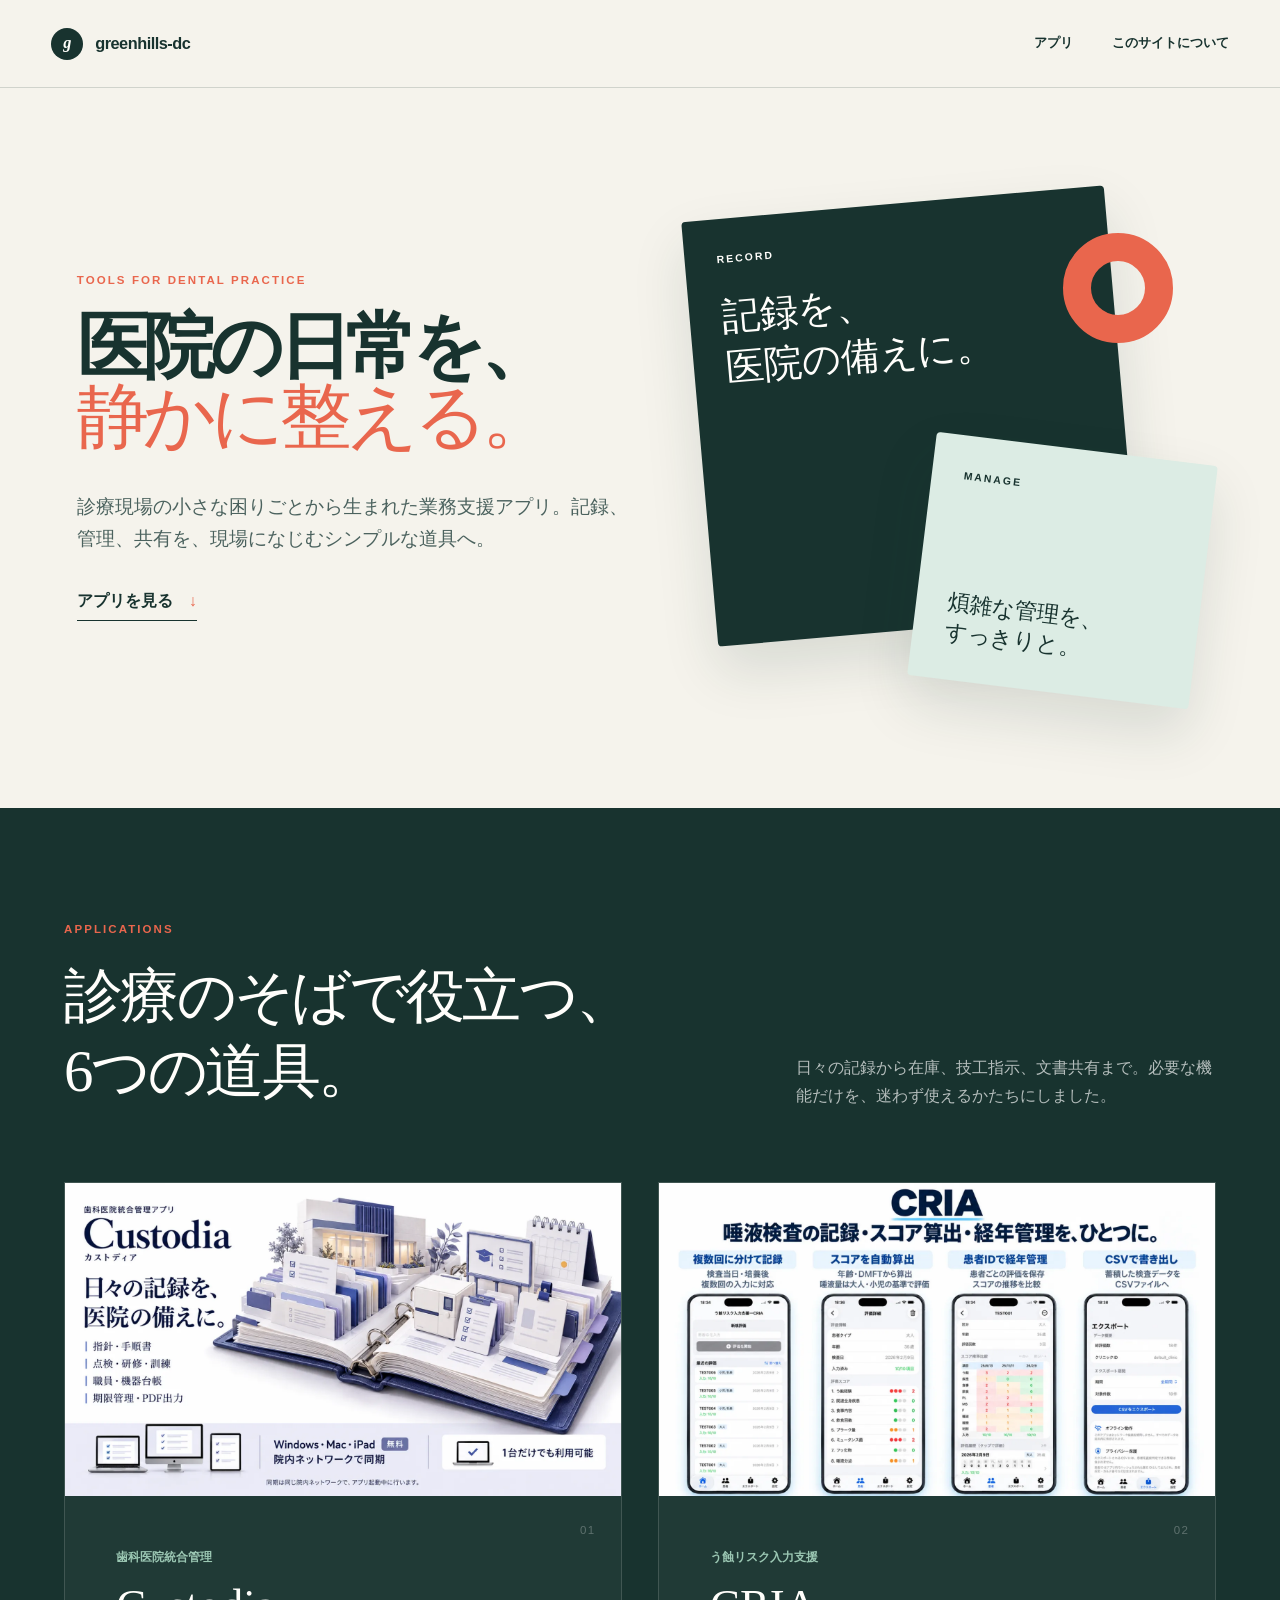
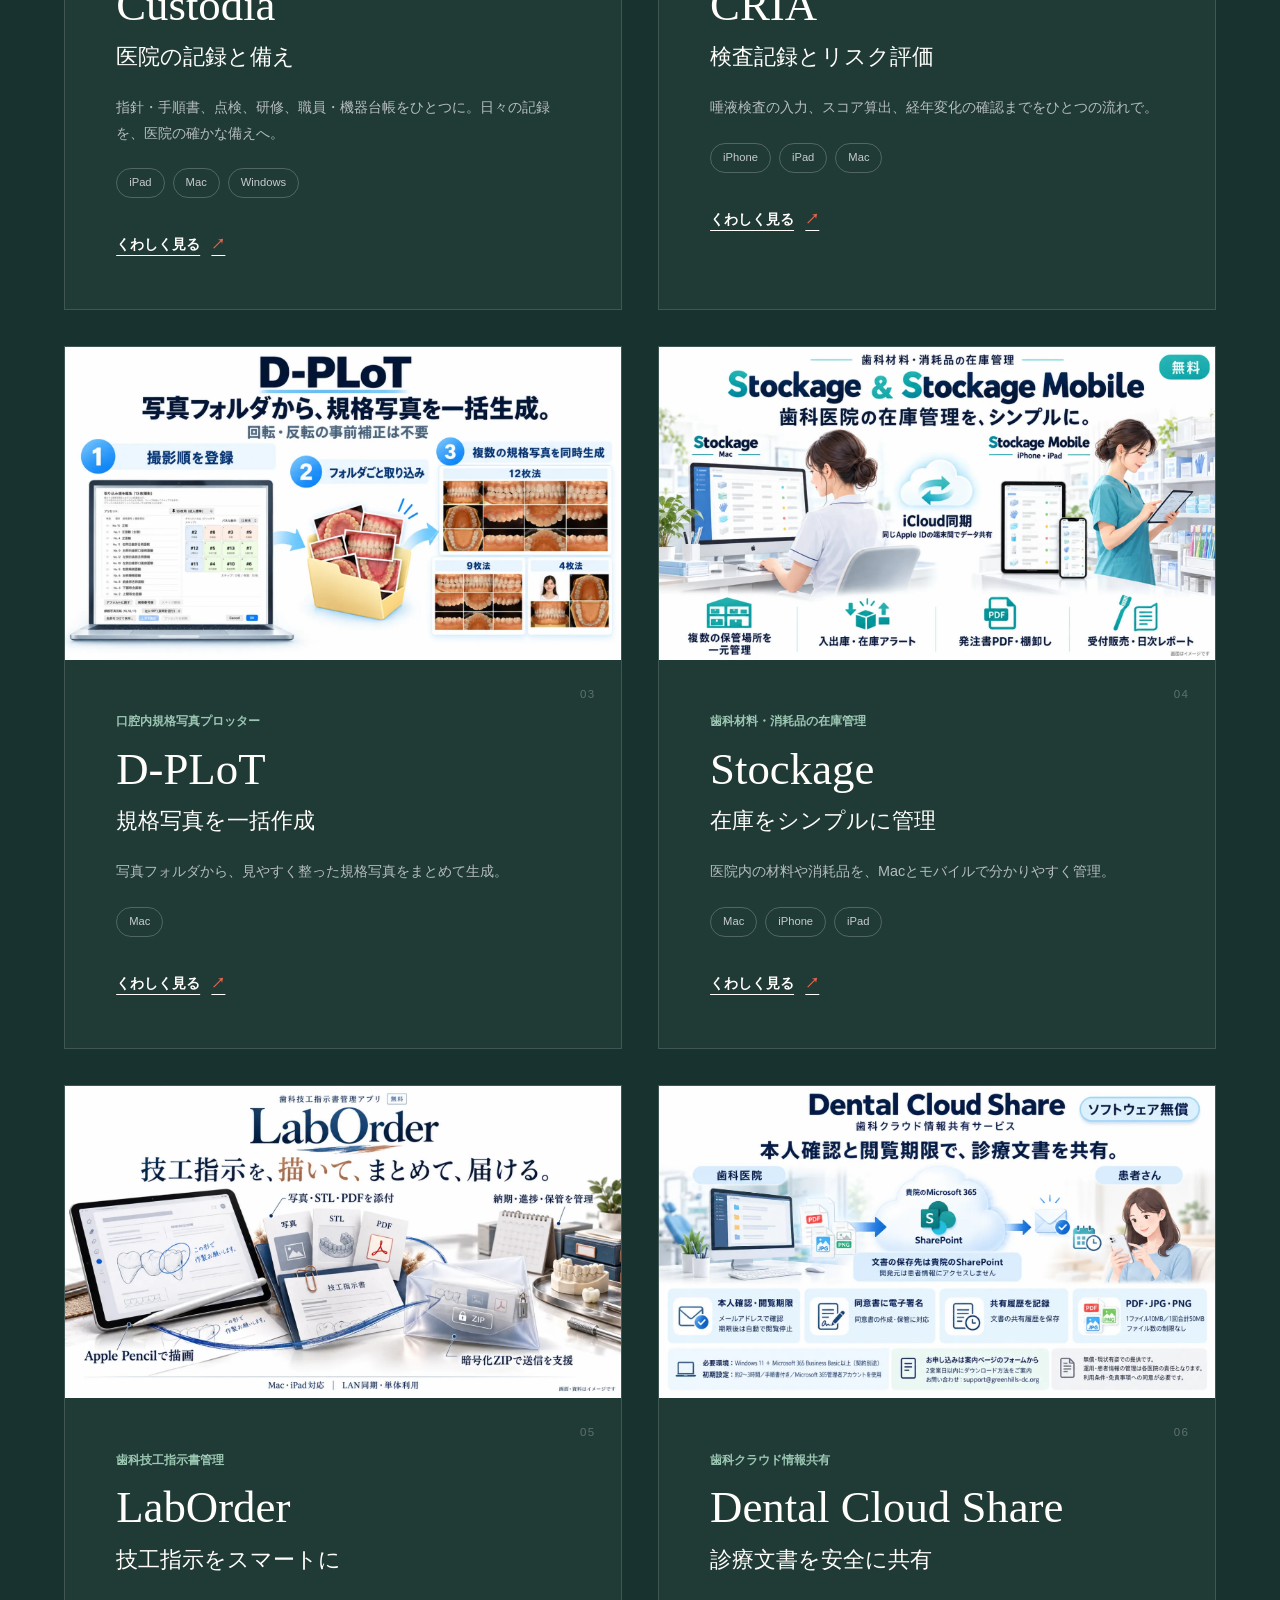
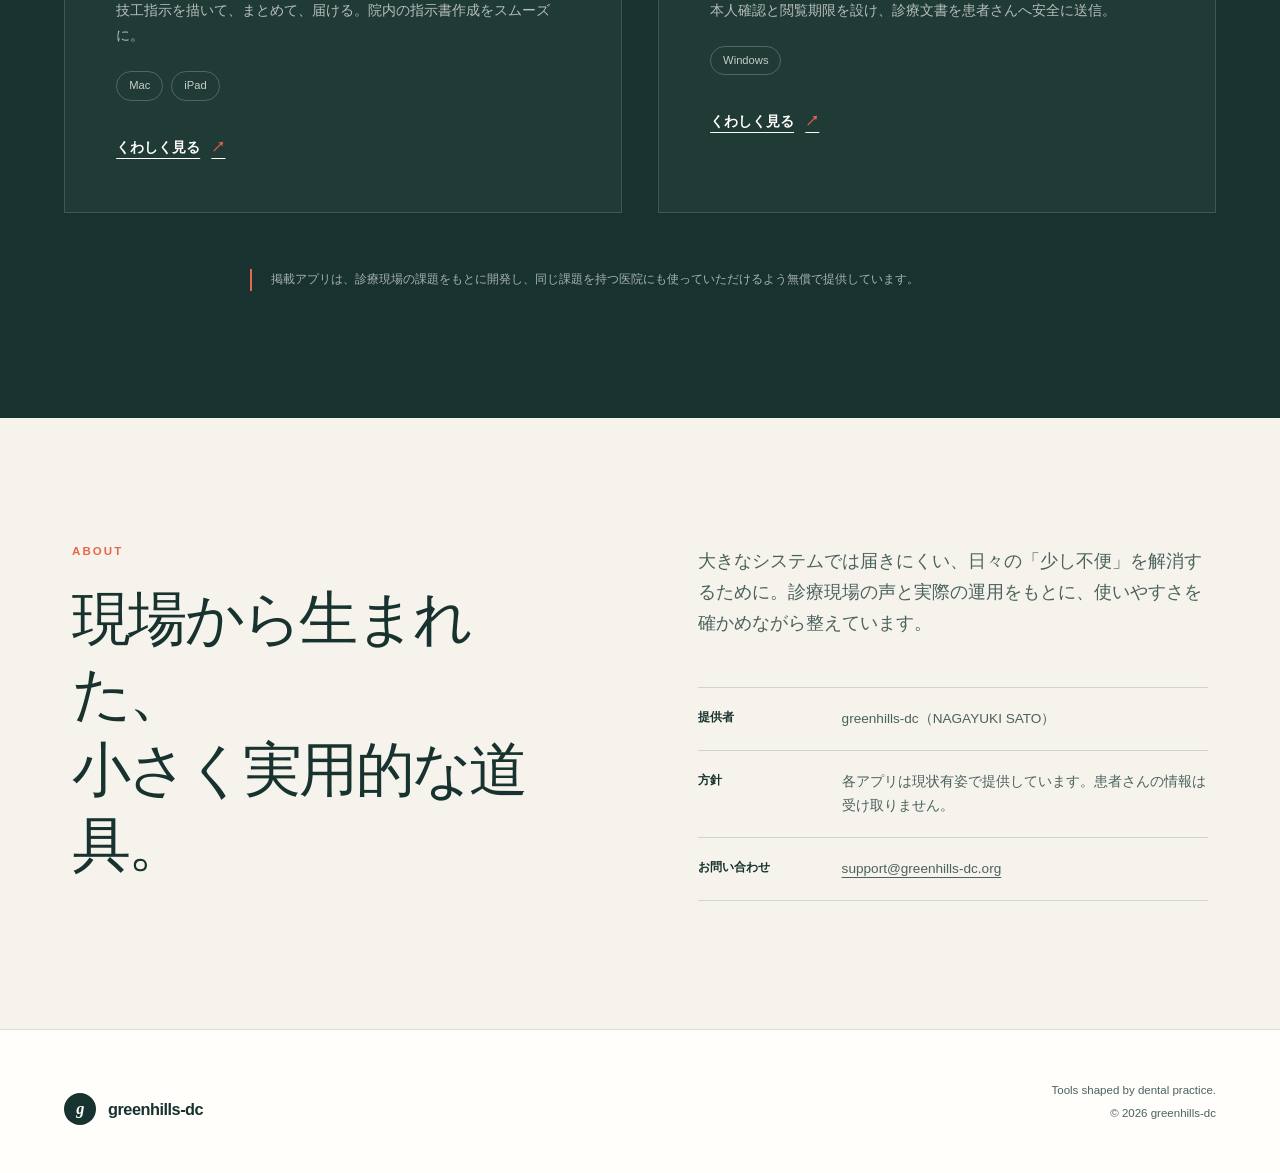
<file: index.html>
<!doctype html>
<html lang="ja">
<head>
  <meta charset="utf-8">
  <meta name="viewport" content="width=device-width, initial-scale=1">
  <meta http-equiv="Content-Security-Policy" content="default-src 'none'; img-src 'self'; style-src 'self'; base-uri 'none'; form-action 'none'">
  <meta name="referrer" content="strict-origin-when-cross-origin">
  <title>greenhills-dc｜歯科医院の業務を支えるアプリ</title>
  <meta name="description" content="診療現場の課題から生まれた、歯科医院の日常業務を支えるアプリ集です。Custodia・CRIA・D-PLoT・Stockage・LabOrder・Dental Cloud Share の 6 本を無償で提供しています。">
  <link rel="canonical" href="https://greenhills-dc.github.io/">
  <!-- Search Console の HTML タグをここに貼る -->
  <meta name="google-site-verification" content="SHuANBToP75sbPQt526_LLl7iOBHhnKdo4UP_q6Sfqs">
  <meta property="og:type" content="website">
  <meta property="og:title" content="greenhills-dc｜歯科医院の業務を支えるアプリ">
  <meta property="og:description" content="診療現場の課題から生まれた、歯科医院の日常業務を支えるアプリ集です。Custodia・CRIA・D-PLoT・Stockage・LabOrder・Dental Cloud Share の 6 本を無償で提供しています。">
  <meta property="og:url" content="https://greenhills-dc.github.io/">
  <meta property="og:site_name" content="greenhills-dc">
  <meta property="og:locale" content="ja_JP">
  <meta property="og:image" content="https://greenhills-dc.github.io/img/custodia.jpg">
  <meta property="og:image:width" content="1600">
  <meta property="og:image:height" content="900">
  <meta name="twitter:card" content="summary_large_image">
  <link rel="icon" href="img/favicon.svg" type="image/svg+xml">
  <link rel="stylesheet" href="style.css">
  <script type="application/ld+json">
  [
    {
      "@context": "https://schema.org",
      "@type": "Organization",
      "name": "greenhills-dc",
      "url": "https://greenhills-dc.github.io/",
      "email": "support@greenhills-dc.org"
    },
    {
      "@context": "https://schema.org",
      "@type": "WebSite",
      "name": "greenhills-dc",
      "url": "https://greenhills-dc.github.io/"
    }
  ]
  </script>
</head>
<body>
  <a class="skip-link" href="#main">本文へ移動</a>

  <header class="site-header">
    <a class="brand" href="index.html" aria-label="greenhills-dc ホーム">
      <span class="brand-mark" aria-hidden="true">g</span>
      <span>greenhills-dc</span>
    </a>
    <nav class="site-nav" aria-label="サイト内">
      <a href="#apps">アプリ</a>
      <a href="#about">このサイトについて</a>
    </nav>
  </header>

  <main id="main">
    <section class="hero">
      <div class="hero-inner">
        <p class="eyebrow">TOOLS FOR DENTAL PRACTICE</p>
        <h1><span class="line">医院の日常を、</span><br><em><span class="line">静かに整える。</span></em></h1>
        <p class="hero-copy">診療現場の小さな困りごとから生まれた業務支援アプリ。記録、管理、共有を、現場になじむシンプルな道具へ。</p>
        <a class="hero-link" href="#apps">アプリを見る <span aria-hidden="true">↓</span></a>
      </div>
      <div class="hero-visual" aria-hidden="true">
        <div class="visual-card visual-card-a"><span>RECORD</span><strong>記録を、<br>医院の備えに。</strong></div>
        <div class="visual-card visual-card-b"><span>MANAGE</span><strong>煩雑な管理を、<br>すっきりと。</strong></div>
        <div class="visual-orbit"></div>
      </div>
    </section>

    <section class="apps-section" id="apps" aria-labelledby="apps-title">
      <div class="section-heading">
        <div>
          <p class="eyebrow">APPLICATIONS</p>
          <h2 id="apps-title">診療のそばで役立つ、<br>6つの道具。</h2>
        </div>
        <p>日々の記録から在庫、技工指示、文書共有まで。必要な機能だけを、迷わず使えるかたちにしました。</p>
      </div>

      <div class="app-grid">
        <article class="app-card app-card-featured">
          <a class="app-image" href="apps/custodia.html" aria-label="Custodiaの詳細を見る"><img src="img/custodia.webp" width="1600" height="900" alt="Custodia 歯科医院統合管理アプリ" loading="eager"></a>
          <div class="app-body">
            <div class="app-number">01</div>
            <p class="app-kicker">歯科医院統合管理</p>
            <h3>Custodia <span>医院の記録と備え</span></h3>
            <p class="app-description">指針・手順書、点検、研修、職員・機器台帳をひとつに。日々の記録を、医院の確かな備えへ。</p>
            <ul class="platforms" aria-label="対応プラットフォーム"><li>iPad</li><li>Mac</li><li>Windows</li></ul>
            <a class="detail-link" href="apps/custodia.html">くわしく見る <span aria-hidden="true">↗</span></a>
          </div>
        </article>

        <article class="app-card">
          <a class="app-image" href="apps/cria.html" aria-label="CRIAの詳細を見る"><img src="img/cria.webp" width="1600" height="900" alt="CRIA う蝕リスク入力支援アプリ" loading="lazy"></a>
          <div class="app-body">
            <div class="app-number">02</div>
            <p class="app-kicker">う蝕リスク入力支援</p>
            <h3>CRIA <span>検査記録とリスク評価</span></h3>
            <p class="app-description">唾液検査の入力、スコア算出、経年変化の確認までをひとつの流れで。</p>
            <ul class="platforms" aria-label="対応プラットフォーム"><li>iPhone</li><li>iPad</li><li>Mac</li></ul>
            <a class="detail-link" href="apps/cria.html">くわしく見る <span aria-hidden="true">↗</span></a>
          </div>
        </article>

        <article class="app-card">
          <a class="app-image" href="apps/d-plot.html" aria-label="D-PLoTの詳細を見る"><img src="img/d-plot.webp" width="1600" height="900" alt="D-PLoT 口腔内規格写真プロッター" loading="lazy"></a>
          <div class="app-body">
            <div class="app-number">03</div>
            <p class="app-kicker">口腔内規格写真プロッター</p>
            <h3>D-PLoT <span>規格写真を一括作成</span></h3>
            <p class="app-description">写真フォルダから、見やすく整った規格写真をまとめて生成。</p>
            <ul class="platforms" aria-label="対応プラットフォーム"><li>Mac</li></ul>
            <a class="detail-link" href="apps/d-plot.html">くわしく見る <span aria-hidden="true">↗</span></a>
          </div>
        </article>

        <article class="app-card">
          <a class="app-image" href="apps/stockage.html" aria-label="Stockageの詳細を見る"><img src="img/stockage.webp" width="1600" height="900" alt="Stockage 歯科材料・消耗品の在庫管理" loading="lazy"></a>
          <div class="app-body">
            <div class="app-number">04</div>
            <p class="app-kicker">歯科材料・消耗品の在庫管理</p>
            <h3>Stockage <span>在庫をシンプルに管理</span></h3>
            <p class="app-description">医院内の材料や消耗品を、Macとモバイルで分かりやすく管理。</p>
            <ul class="platforms" aria-label="対応プラットフォーム"><li>Mac</li><li>iPhone</li><li>iPad</li></ul>
            <a class="detail-link" href="apps/stockage.html">くわしく見る <span aria-hidden="true">↗</span></a>
          </div>
        </article>

        <article class="app-card">
          <a class="app-image" href="apps/laborder.html" aria-label="LabOrderの詳細を見る"><img src="img/laborder.webp" width="1600" height="900" alt="LabOrder 歯科技工指示書管理アプリ" loading="lazy"></a>
          <div class="app-body">
            <div class="app-number">05</div>
            <p class="app-kicker">歯科技工指示書管理</p>
            <h3>LabOrder <span>技工指示をスマートに</span></h3>
            <p class="app-description">技工指示を描いて、まとめて、届ける。院内の指示書作成をスムーズに。</p>
            <ul class="platforms" aria-label="対応プラットフォーム"><li>Mac</li><li>iPad</li></ul>
            <a class="detail-link" href="apps/laborder.html">くわしく見る <span aria-hidden="true">↗</span></a>
          </div>
        </article>

        <article class="app-card">
          <a class="app-image" href="apps/dental-cloud-share.html" aria-label="Dental Cloud Shareの詳細を見る"><img src="img/dental-cloud-share.webp" width="1600" height="899" alt="Dental Cloud Share 歯科クラウド情報共有サービス" loading="lazy"></a>
          <div class="app-body">
            <div class="app-number">06</div>
            <p class="app-kicker">歯科クラウド情報共有</p>
            <h3>Dental Cloud Share <span>診療文書を安全に共有</span></h3>
            <p class="app-description">本人確認と閲覧期限を設け、診療文書を患者さんへ安全に送信。</p>
            <ul class="platforms" aria-label="対応プラットフォーム"><li>Windows</li></ul>
            <a class="detail-link" href="apps/dental-cloud-share.html">くわしく見る <span aria-hidden="true">↗</span></a>
          </div>
        </article>
      </div>

      <p class="availability-note">掲載アプリは、診療現場の課題をもとに開発し、同じ課題を持つ医院にも使っていただけるよう無償で提供しています。</p>
    </section>

    <section class="about-section" id="about" aria-labelledby="about-title">
      <div>
        <p class="eyebrow">ABOUT</p>
        <h2 id="about-title">現場から生まれた、<br>小さく実用的な道具。</h2>
      </div>
      <div class="about-copy">
        <p>大きなシステムでは届きにくい、日々の「少し不便」を解消するために。診療現場の声と実際の運用をもとに、使いやすさを確かめながら整えています。</p>
        <dl>
          <div><dt>提供者</dt><dd>greenhills-dc（NAGAYUKI SATO）</dd></div>
          <div><dt>方針</dt><dd>各アプリは現状有姿で提供しています。患者さんの情報は受け取りません。</dd></div>
          <div><dt>お問い合わせ</dt><dd><a href="mailto:support@greenhills-dc.org">support@greenhills-dc.org</a></dd></div>
        </dl>
      </div>
    </section>
  </main>

  <footer class="site-footer">
    <a class="brand brand-footer" href="index.html"><span class="brand-mark" aria-hidden="true">g</span><span>greenhills-dc</span></a>
    <div><p>Tools shaped by dental practice.</p><p>© 2026 greenhills-dc</p></div>
  </footer>
</body>
</html>
</file>
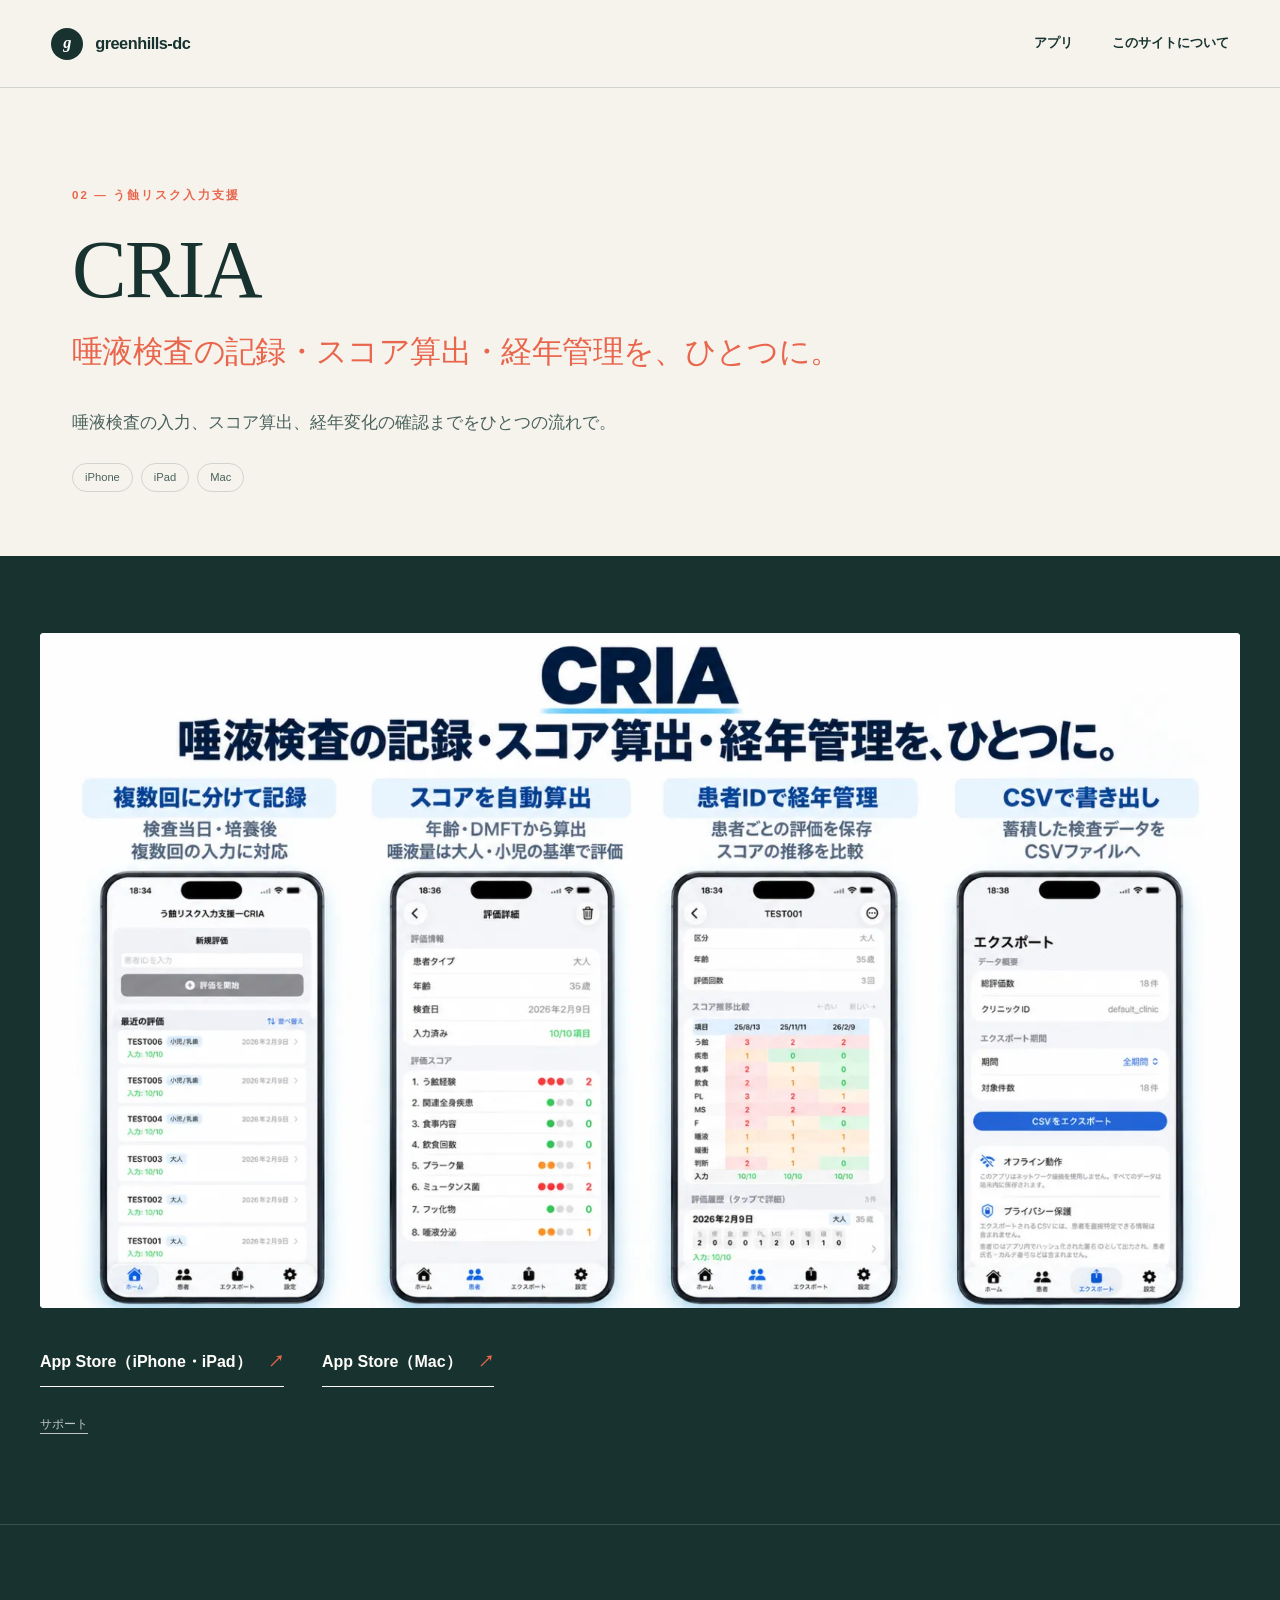
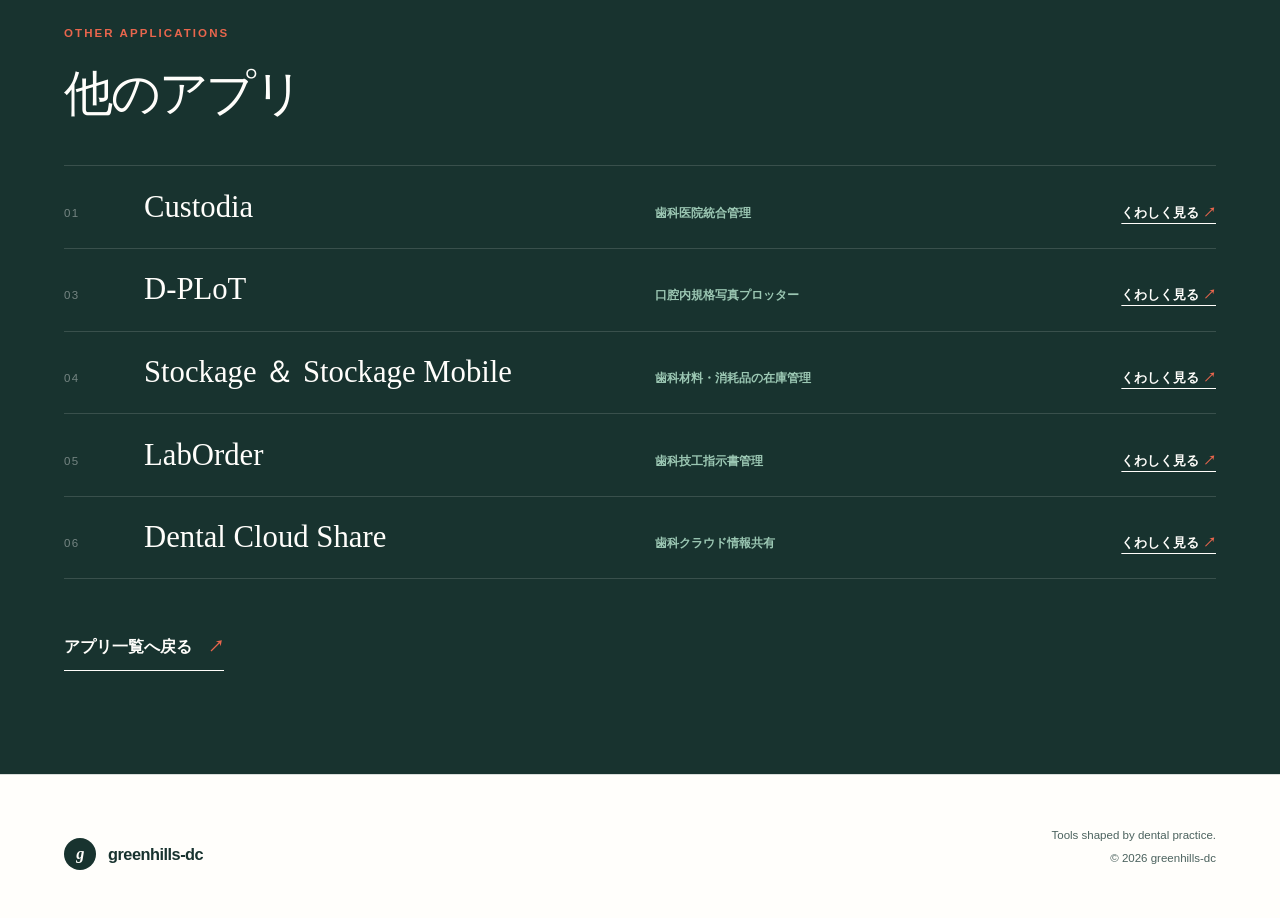
<file: apps/cria.html>
<!doctype html>
<html lang="ja">
<head>
  <meta charset="utf-8">
  <meta name="viewport" content="width=device-width, initial-scale=1">
  <meta http-equiv="Content-Security-Policy" content="default-src 'none'; img-src 'self'; style-src 'self'; base-uri 'none'; form-action 'none'">
  <meta name="referrer" content="strict-origin-when-cross-origin">
  <title>CRIA｜唾液検査の記録・スコア算出・経年管理を、ひとつに。｜greenhills-dc</title>
  <meta name="description" content="CRIA（う蝕リスク入力支援）は、唾液検査の記録・スコア算出・経年管理をひとつにするiPhone・iPad・Macアプリです。年齢・DMFTからスコアを自動算出し、患者IDで推移を比較できます。App Storeで無料。">
  <link rel="canonical" href="https://greenhills-dc.github.io/apps/cria.html">
  <meta property="og:type" content="article">
  <meta property="og:title" content="CRIA｜唾液検査の記録・スコア算出・経年管理を、ひとつに。｜greenhills-dc">
  <meta property="og:description" content="CRIA（う蝕リスク入力支援）は、唾液検査の記録・スコア算出・経年管理をひとつにするiPhone・iPad・Macアプリです。年齢・DMFTからスコアを自動算出し、患者IDで推移を比較できます。App Storeで無料。">
  <meta property="og:url" content="https://greenhills-dc.github.io/apps/cria.html">
  <meta property="og:site_name" content="greenhills-dc">
  <meta property="og:locale" content="ja_JP">
  <meta property="og:image" content="https://greenhills-dc.github.io/img/cria.jpg">
  <meta property="og:image:width" content="1600">
  <meta property="og:image:height" content="900">
  <meta name="twitter:card" content="summary_large_image">
  <link rel="icon" href="../img/favicon.svg" type="image/svg+xml">
  <link rel="stylesheet" href="../style.css">
  <script type="application/ld+json">
{
  "@context": "https://schema.org",
  "@type": "SoftwareApplication",
  "name": "CRIA",
  "description": "CRIA（う蝕リスク入力支援）は、唾液検査の記録・スコア算出・経年管理をひとつにするiPhone・iPad・Macアプリです。年齢・DMFTからスコアを自動算出し、患者IDで推移を比較できます。App Storeで無料。",
  "applicationCategory": "MedicalApplication",
  "operatingSystem": "iOS, iPadOS, macOS",
  "offers": {
    "@type": "Offer",
    "price": 0,
    "priceCurrency": "JPY"
  },
  "url": "https://apps.apple.com/jp/app/%E3%81%86%E8%9D%95%E3%83%AA%E3%82%B9%E3%82%AF%E5%85%A5%E5%8A%9B%E6%94%AF%E6%8F%B4-cria/id6758928499",
  "author": {
    "@type": "Organization",
    "name": "greenhills-dc",
    "url": "https://greenhills-dc.github.io/"
  }
}
  </script>
</head>
<body>
  <a class="skip-link" href="#main">本文へ移動</a>

  <header class="site-header">
    <a class="brand" href="../index.html" aria-label="greenhills-dc ホーム">
      <span class="brand-mark" aria-hidden="true">g</span>
      <span>greenhills-dc</span>
    </a>
    <nav class="site-nav" aria-label="サイト内">
      <a href="../index.html#apps">アプリ</a>
      <a href="../index.html#about">このサイトについて</a>
    </nav>
  </header>

  <main id="main">
    <section class="app-hero" aria-labelledby="app-title">
      <p class="eyebrow">02 — う蝕リスク入力支援</p>
      <h1 id="app-title" class="app-title">CRIA <span class="app-catch">唾液検査の記録・スコア算出・経年管理を、ひとつに。</span></h1>
      <p class="app-lead">唾液検査の入力、スコア算出、経年変化の確認までをひとつの流れで。</p>
      <ul class="platforms" aria-label="対応プラットフォーム"><li>iPhone</li><li>iPad</li><li>Mac</li></ul>
    </section>

    <div class="app-band">
      <figure class="app-visual">
        <img src="../img/cria.webp" width="1600" height="900" alt="CRIA — 唾液検査の記録・スコア算出・経年管理を、ひとつに。" loading="eager">
      </figure>
      <div class="band-actions">
        <a class="hero-link" href="https://apps.apple.com/jp/app/%E3%81%86%E8%9D%95%E3%83%AA%E3%82%B9%E3%82%AF%E5%85%A5%E5%8A%9B%E6%94%AF%E6%8F%B4-cria/id6758928499" rel="noopener">App Store（iPhone・iPad） <span aria-hidden="true">↗</span></a>
        <a class="hero-link" href="https://apps.apple.com/jp/app/%E3%81%86%E8%9D%95%E3%83%AA%E3%82%B9%E3%82%AF%E5%85%A5%E5%8A%9B%E6%94%AF%E6%8F%B4-cria/id6758928499?platform=mac" rel="noopener">App Store（Mac） <span aria-hidden="true">↗</span></a>
      </div>
      <p class="band-sub"><a href="https://greenhills-dc.github.io/cria-support/" rel="noopener">サポート</a></p>
    </div>

    <section class="other-apps" aria-labelledby="other-h">
      <div class="other-inner">
        <p class="eyebrow">OTHER APPLICATIONS</p>
        <h2 id="other-h">他のアプリ</h2>
        <ul class="other-list"><li><a href="custodia.html"><span class="other-num">01</span><span class="other-name">Custodia</span><span class="other-kicker">歯科医院統合管理</span><span class="other-more">くわしく見る <span aria-hidden="true">↗</span></span></a></li><li><a href="d-plot.html"><span class="other-num">03</span><span class="other-name">D-PLoT</span><span class="other-kicker">口腔内規格写真プロッター</span><span class="other-more">くわしく見る <span aria-hidden="true">↗</span></span></a></li><li><a href="stockage.html"><span class="other-num">04</span><span class="other-name">Stockage ＆ Stockage Mobile</span><span class="other-kicker">歯科材料・消耗品の在庫管理</span><span class="other-more">くわしく見る <span aria-hidden="true">↗</span></span></a></li><li><a href="laborder.html"><span class="other-num">05</span><span class="other-name">LabOrder</span><span class="other-kicker">歯科技工指示書管理</span><span class="other-more">くわしく見る <span aria-hidden="true">↗</span></span></a></li><li><a href="dental-cloud-share.html"><span class="other-num">06</span><span class="other-name">Dental Cloud Share</span><span class="other-kicker">歯科クラウド情報共有</span><span class="other-more">くわしく見る <span aria-hidden="true">↗</span></span></a></li></ul>
        <a class="hero-link other-back" href="../index.html#apps">アプリ一覧へ戻る <span aria-hidden="true">↗</span></a>
      </div>
    </section>
  </main>

  <footer class="site-footer">
    <a class="brand brand-footer" href="../index.html"><span class="brand-mark" aria-hidden="true">g</span><span>greenhills-dc</span></a>
    <div><p>Tools shaped by dental practice.</p><p>© 2026 greenhills-dc</p></div>
  </footer>
</body>
</html>
</file>
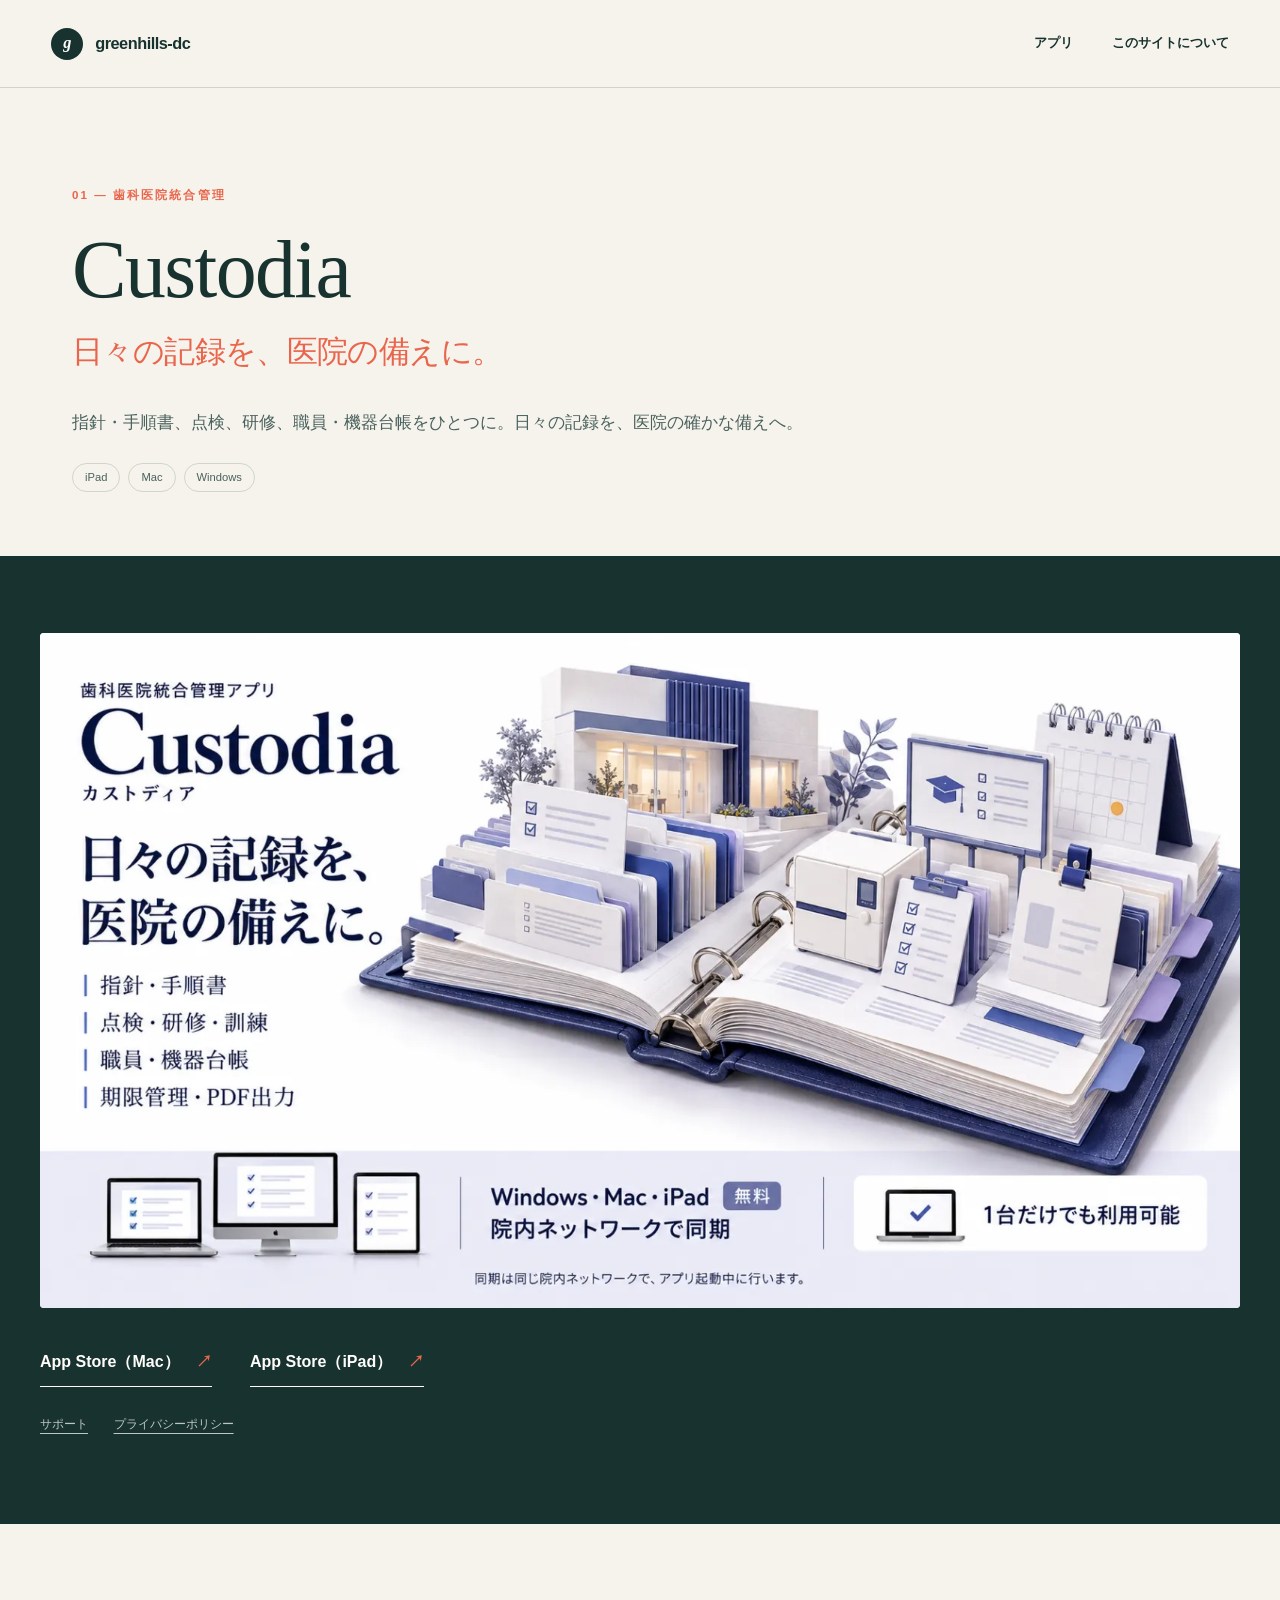
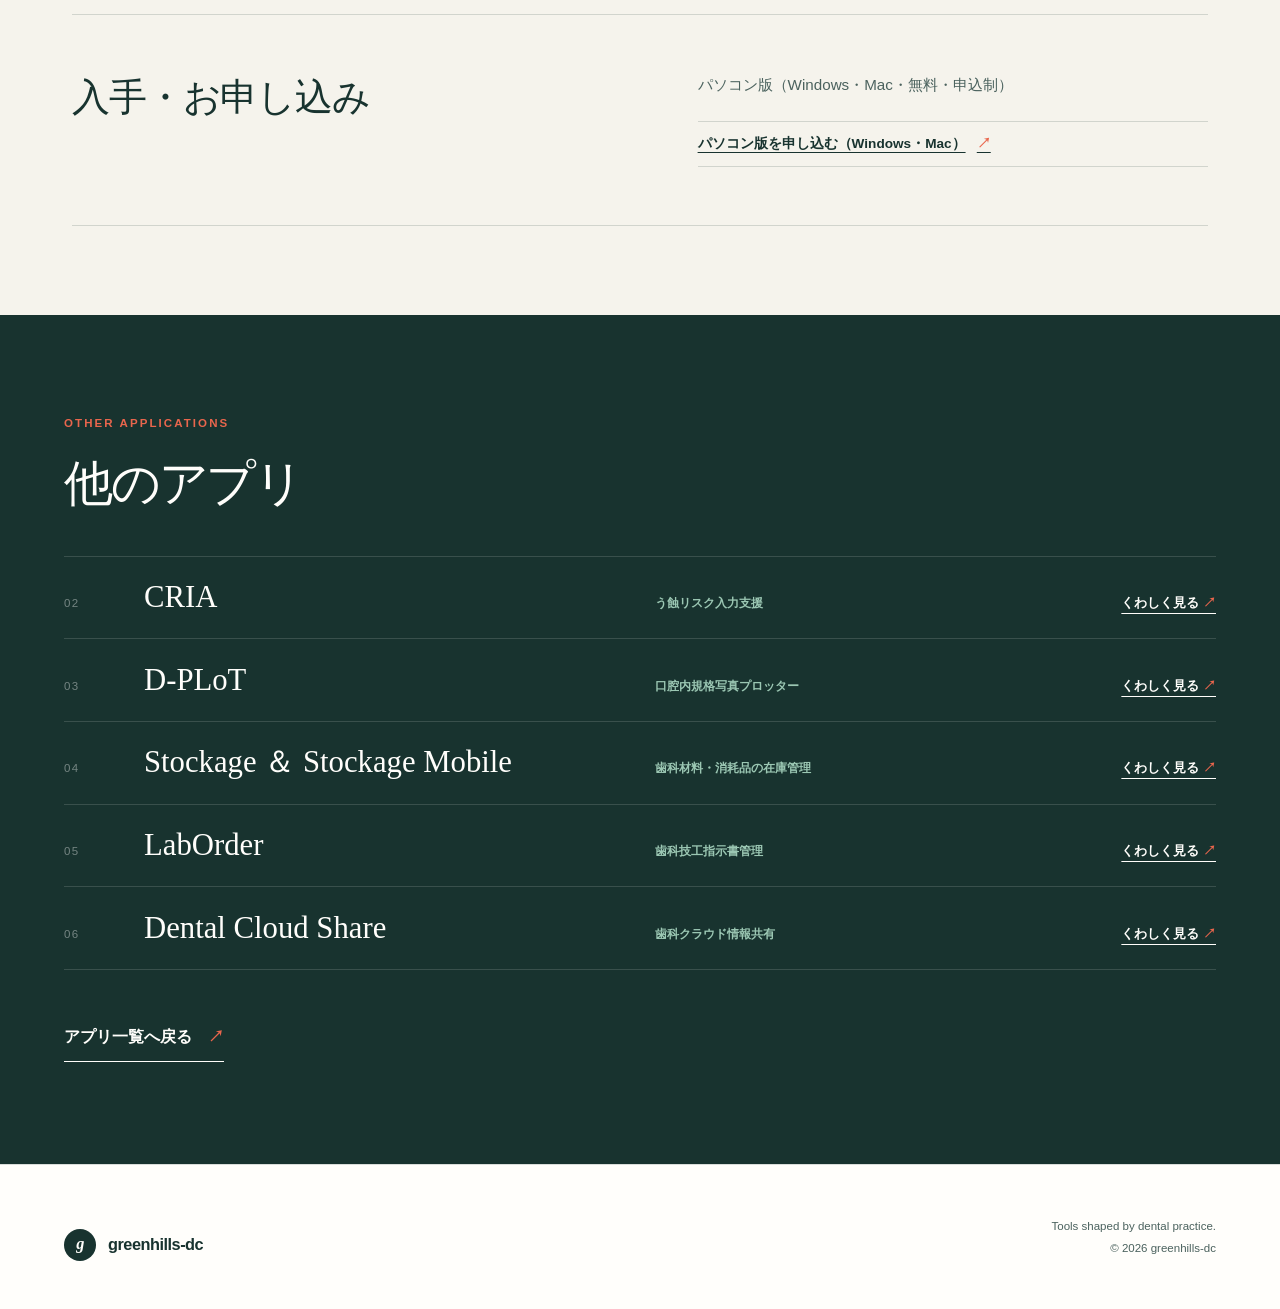
<file: apps/custodia.html>
<!doctype html>
<html lang="ja">
<head>
  <meta charset="utf-8">
  <meta name="viewport" content="width=device-width, initial-scale=1">
  <meta http-equiv="Content-Security-Policy" content="default-src 'none'; img-src 'self'; style-src 'self'; base-uri 'none'; form-action 'none'">
  <meta name="referrer" content="strict-origin-when-cross-origin">
  <title>Custodia｜日々の記録を、医院の備えに。｜greenhills-dc</title>
  <meta name="description" content="Custodia（カストディア）は歯科医院統合管理アプリです。指針・手順書の版管理、点検・研修・訓練の記録、職員・機器台帳、期限管理、PDF出力に対応。iPad・MacはApp Storeで無料、パソコン版は無料・申込制です。">
  <link rel="canonical" href="https://greenhills-dc.github.io/apps/custodia.html">
  <meta property="og:type" content="article">
  <meta property="og:title" content="Custodia｜日々の記録を、医院の備えに。｜greenhills-dc">
  <meta property="og:description" content="Custodia（カストディア）は歯科医院統合管理アプリです。指針・手順書の版管理、点検・研修・訓練の記録、職員・機器台帳、期限管理、PDF出力に対応。iPad・MacはApp Storeで無料、パソコン版は無料・申込制です。">
  <meta property="og:url" content="https://greenhills-dc.github.io/apps/custodia.html">
  <meta property="og:site_name" content="greenhills-dc">
  <meta property="og:locale" content="ja_JP">
  <meta property="og:image" content="https://greenhills-dc.github.io/img/custodia.jpg">
  <meta property="og:image:width" content="1600">
  <meta property="og:image:height" content="900">
  <meta name="twitter:card" content="summary_large_image">
  <link rel="icon" href="../img/favicon.svg" type="image/svg+xml">
  <link rel="stylesheet" href="../style.css">
  <script type="application/ld+json">
{
  "@context": "https://schema.org",
  "@type": "SoftwareApplication",
  "name": "Custodia",
  "description": "Custodia（カストディア）は歯科医院統合管理アプリです。指針・手順書の版管理、点検・研修・訓練の記録、職員・機器台帳、期限管理、PDF出力に対応。iPad・MacはApp Storeで無料、パソコン版は無料・申込制です。",
  "applicationCategory": "MedicalApplication",
  "operatingSystem": "iPadOS, macOS, Windows",
  "offers": {
    "@type": "Offer",
    "price": 0,
    "priceCurrency": "JPY"
  },
  "url": "https://apps.apple.com/jp/app/%E6%AD%AF%E7%A7%91%E5%8C%BB%E9%99%A2%E7%B5%B1%E5%90%88%E7%AE%A1%E7%90%86custodia/id6815819040?platform=mac",
  "author": {
    "@type": "Organization",
    "name": "greenhills-dc",
    "url": "https://greenhills-dc.github.io/"
  }
}
  </script>
</head>
<body>
  <a class="skip-link" href="#main">本文へ移動</a>

  <header class="site-header">
    <a class="brand" href="../index.html" aria-label="greenhills-dc ホーム">
      <span class="brand-mark" aria-hidden="true">g</span>
      <span>greenhills-dc</span>
    </a>
    <nav class="site-nav" aria-label="サイト内">
      <a href="../index.html#apps">アプリ</a>
      <a href="../index.html#about">このサイトについて</a>
    </nav>
  </header>

  <main id="main">
    <section class="app-hero" aria-labelledby="app-title">
      <p class="eyebrow">01 — 歯科医院統合管理</p>
      <h1 id="app-title" class="app-title">Custodia <span class="app-catch">日々の記録を、医院の備えに。</span></h1>
      <p class="app-lead">指針・手順書、点検、研修、職員・機器台帳をひとつに。日々の記録を、医院の確かな備えへ。</p>
      <ul class="platforms" aria-label="対応プラットフォーム"><li>iPad</li><li>Mac</li><li>Windows</li></ul>
    </section>

    <div class="app-band">
      <figure class="app-visual">
        <img src="../img/custodia.webp" width="1600" height="900" alt="Custodia 歯科医院統合管理アプリ — 日々の記録を、医院の備えに。" loading="eager">
      </figure>
      <div class="band-actions">
        <a class="hero-link" href="https://apps.apple.com/jp/app/%E6%AD%AF%E7%A7%91%E5%8C%BB%E9%99%A2%E7%B5%B1%E5%90%88%E7%AE%A1%E7%90%86custodia/id6815819040?platform=mac" rel="noopener">App Store（Mac） <span aria-hidden="true">↗</span></a>
        <a class="hero-link" href="https://apps.apple.com/jp/app/%E6%AD%AF%E7%A7%91%E5%8C%BB%E9%99%A2%E7%B5%B1%E5%90%88%E7%AE%A1%E7%90%86custodia/id6815819040?platform=ipad" rel="noopener">App Store（iPad） <span aria-hidden="true">↗</span></a>
      </div>
      <p class="band-sub"><a href="https://greenhills-dc.github.io/custodia-support/" rel="noopener">サポート</a><a href="https://greenhills-dc.github.io/custodia-support/privacy.html" rel="noopener">プライバシーポリシー</a></p>
    </div>

    <div class="app-sections">
    <section class="app-section" aria-labelledby="get-h">
      <h2 id="get-h">入手・お申し込み</h2>
      <div class="about-copy">
        <p class="get-lead">パソコン版（Windows・Mac・無料・申込制）</p>
        <ul class="link-list"><li><a class="detail-link" href="https://forms.cloud.microsoft/r/M42YPiiNBA" rel="noopener">パソコン版を申し込む（Windows・Mac） <span aria-hidden="true">↗</span></a></li></ul>
      </div>
    </section>
    </div>

    <section class="other-apps" aria-labelledby="other-h">
      <div class="other-inner">
        <p class="eyebrow">OTHER APPLICATIONS</p>
        <h2 id="other-h">他のアプリ</h2>
        <ul class="other-list"><li><a href="cria.html"><span class="other-num">02</span><span class="other-name">CRIA</span><span class="other-kicker">う蝕リスク入力支援</span><span class="other-more">くわしく見る <span aria-hidden="true">↗</span></span></a></li><li><a href="d-plot.html"><span class="other-num">03</span><span class="other-name">D-PLoT</span><span class="other-kicker">口腔内規格写真プロッター</span><span class="other-more">くわしく見る <span aria-hidden="true">↗</span></span></a></li><li><a href="stockage.html"><span class="other-num">04</span><span class="other-name">Stockage ＆ Stockage Mobile</span><span class="other-kicker">歯科材料・消耗品の在庫管理</span><span class="other-more">くわしく見る <span aria-hidden="true">↗</span></span></a></li><li><a href="laborder.html"><span class="other-num">05</span><span class="other-name">LabOrder</span><span class="other-kicker">歯科技工指示書管理</span><span class="other-more">くわしく見る <span aria-hidden="true">↗</span></span></a></li><li><a href="dental-cloud-share.html"><span class="other-num">06</span><span class="other-name">Dental Cloud Share</span><span class="other-kicker">歯科クラウド情報共有</span><span class="other-more">くわしく見る <span aria-hidden="true">↗</span></span></a></li></ul>
        <a class="hero-link other-back" href="../index.html#apps">アプリ一覧へ戻る <span aria-hidden="true">↗</span></a>
      </div>
    </section>
  </main>

  <footer class="site-footer">
    <a class="brand brand-footer" href="../index.html"><span class="brand-mark" aria-hidden="true">g</span><span>greenhills-dc</span></a>
    <div><p>Tools shaped by dental practice.</p><p>© 2026 greenhills-dc</p></div>
  </footer>
</body>
</html>
</file>
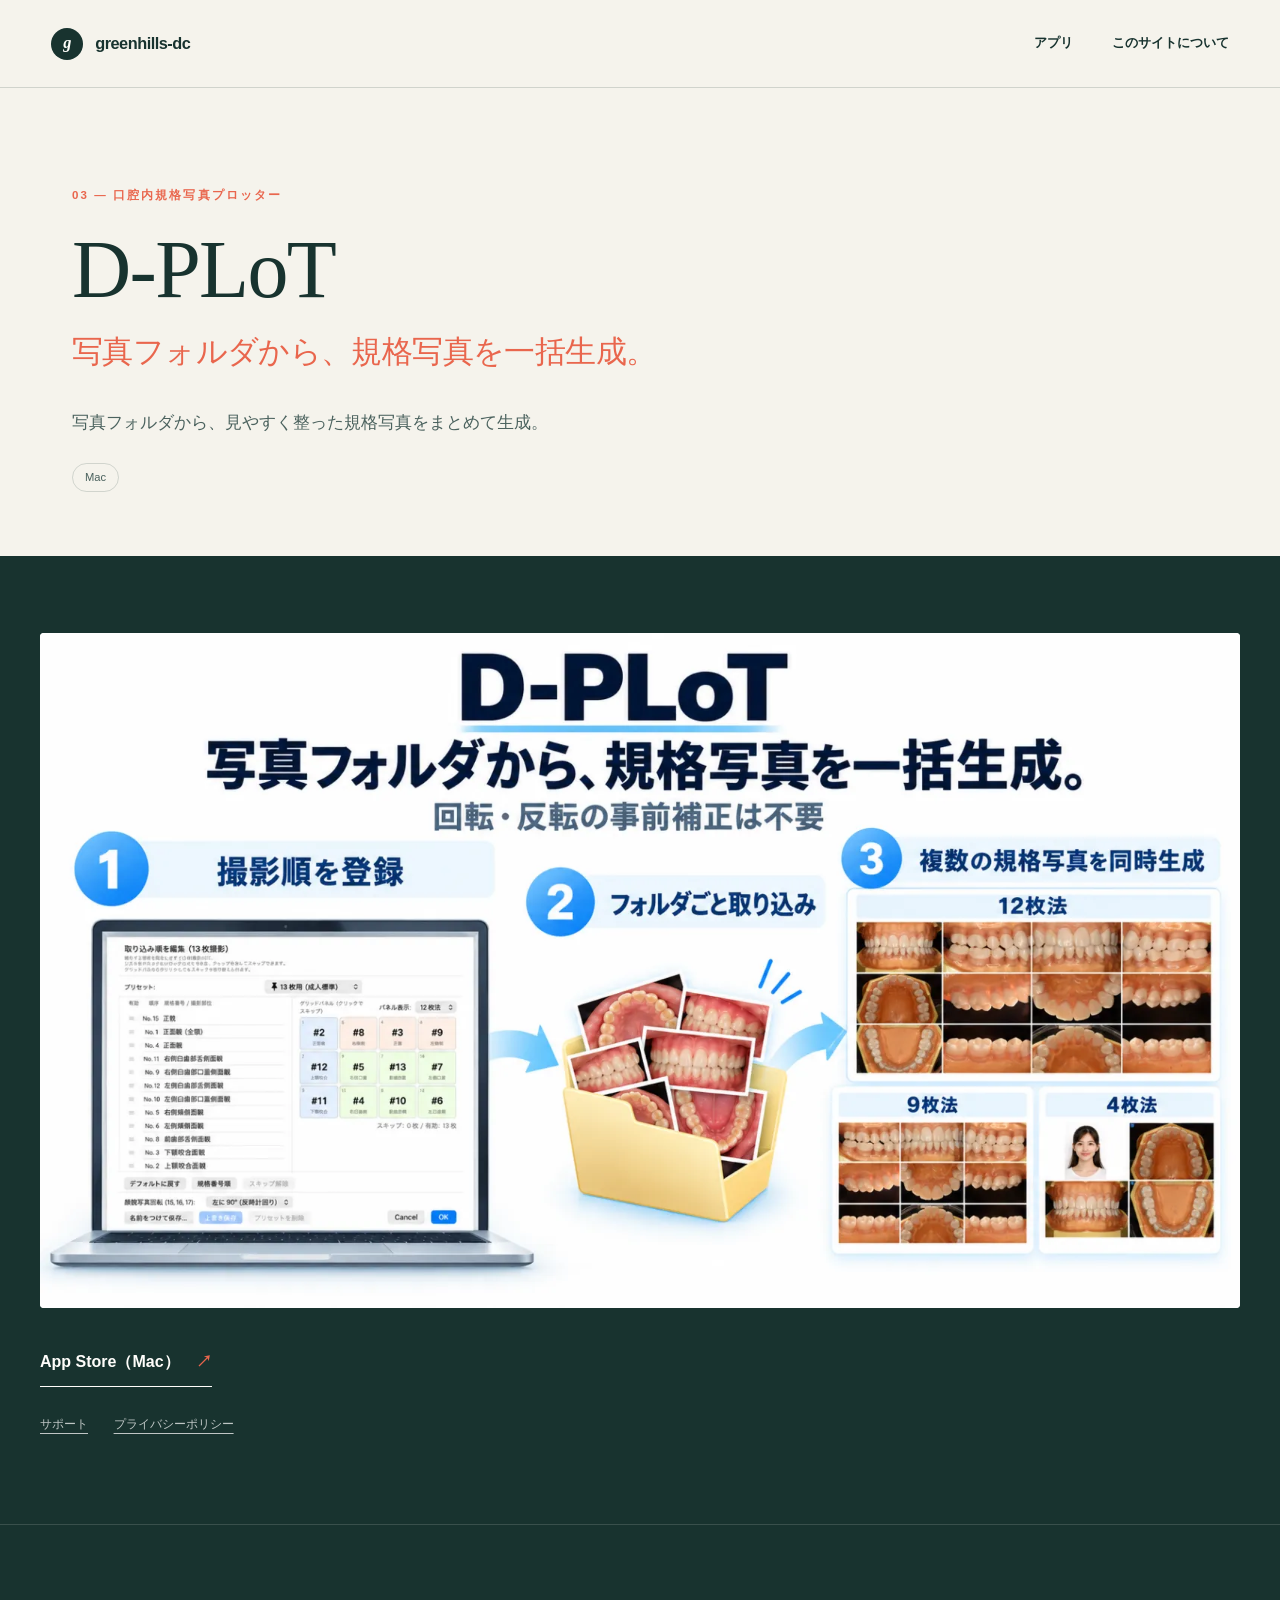
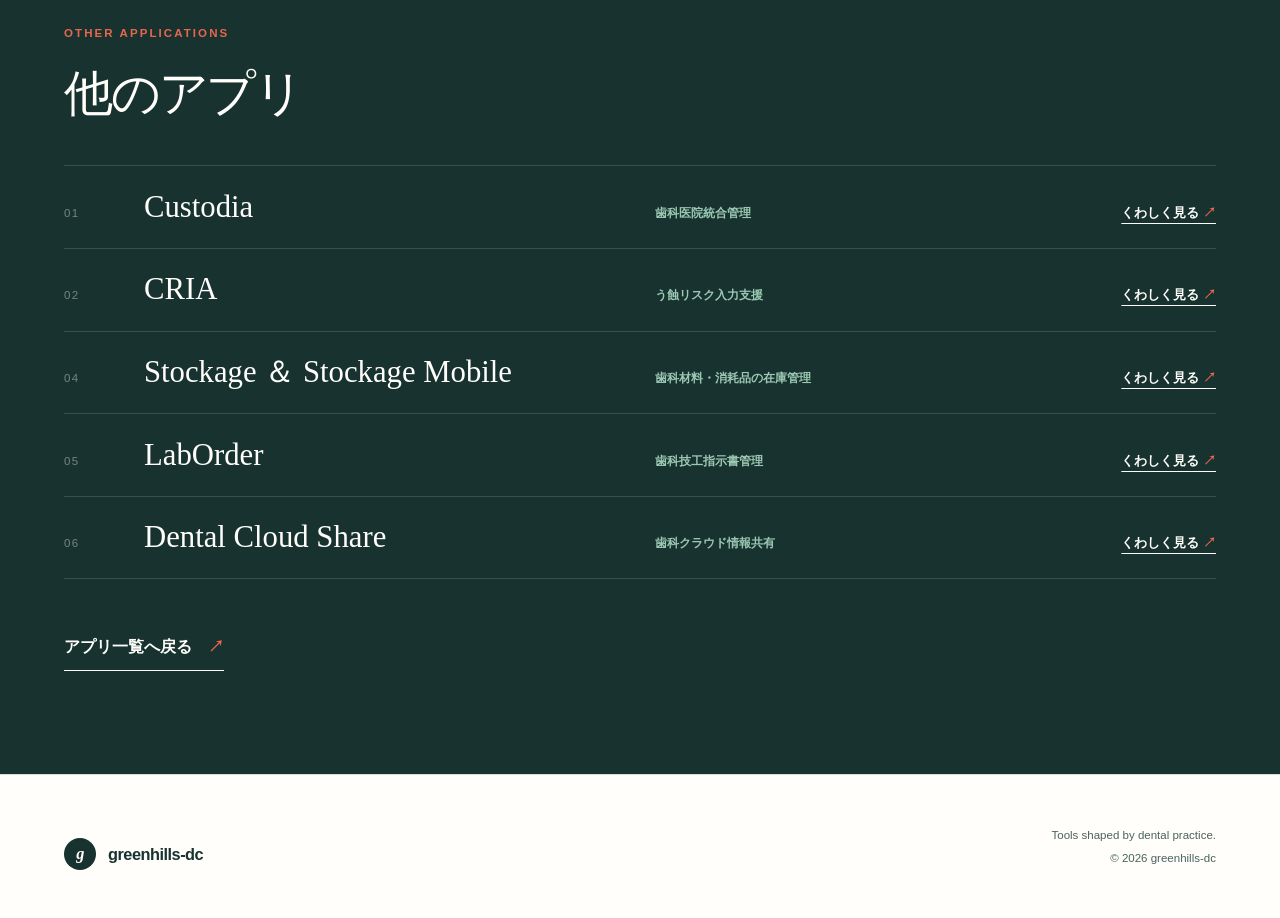
<file: apps/d-plot.html>
<!doctype html>
<html lang="ja">
<head>
  <meta charset="utf-8">
  <meta name="viewport" content="width=device-width, initial-scale=1">
  <meta http-equiv="Content-Security-Policy" content="default-src 'none'; img-src 'self'; style-src 'self'; base-uri 'none'; form-action 'none'">
  <meta name="referrer" content="strict-origin-when-cross-origin">
  <title>D-PLoT｜写真フォルダから、規格写真を一括生成。｜greenhills-dc</title>
  <meta name="description" content="D-PLoT（口腔内規格写真プロッター）は、写真フォルダから口腔内規格写真を一括生成するMacアプリです。撮影順をプリセットで登録し、12枚法・9枚法・4枚法などを同時に生成します。App Storeで無料です。">
  <link rel="canonical" href="https://greenhills-dc.github.io/apps/d-plot.html">
  <meta property="og:type" content="article">
  <meta property="og:title" content="D-PLoT｜写真フォルダから、規格写真を一括生成。｜greenhills-dc">
  <meta property="og:description" content="D-PLoT（口腔内規格写真プロッター）は、写真フォルダから口腔内規格写真を一括生成するMacアプリです。撮影順をプリセットで登録し、12枚法・9枚法・4枚法などを同時に生成します。App Storeで無料です。">
  <meta property="og:url" content="https://greenhills-dc.github.io/apps/d-plot.html">
  <meta property="og:site_name" content="greenhills-dc">
  <meta property="og:locale" content="ja_JP">
  <meta property="og:image" content="https://greenhills-dc.github.io/img/d-plot.jpg">
  <meta property="og:image:width" content="1600">
  <meta property="og:image:height" content="900">
  <meta name="twitter:card" content="summary_large_image">
  <link rel="icon" href="../img/favicon.svg" type="image/svg+xml">
  <link rel="stylesheet" href="../style.css">
  <script type="application/ld+json">
{
  "@context": "https://schema.org",
  "@type": "SoftwareApplication",
  "name": "D-PLoT",
  "description": "D-PLoT（口腔内規格写真プロッター）は、写真フォルダから口腔内規格写真を一括生成するMacアプリです。撮影順をプリセットで登録し、12枚法・9枚法・4枚法などを同時に生成します。App Storeで無料です。",
  "applicationCategory": "MedicalApplication",
  "operatingSystem": "macOS",
  "offers": {
    "@type": "Offer",
    "price": 0,
    "priceCurrency": "JPY"
  },
  "url": "https://apps.apple.com/jp/app/d-plot-%E5%8F%A3%E8%85%94%E5%86%85%E8%A6%8F%E6%A0%BC%E5%86%99%E7%9C%9F%E3%83%97%E3%83%AD%E3%83%83%E3%82%BF%E3%83%BC/id6759985447?mt=12",
  "author": {
    "@type": "Organization",
    "name": "greenhills-dc",
    "url": "https://greenhills-dc.github.io/"
  }
}
  </script>
</head>
<body>
  <a class="skip-link" href="#main">本文へ移動</a>

  <header class="site-header">
    <a class="brand" href="../index.html" aria-label="greenhills-dc ホーム">
      <span class="brand-mark" aria-hidden="true">g</span>
      <span>greenhills-dc</span>
    </a>
    <nav class="site-nav" aria-label="サイト内">
      <a href="../index.html#apps">アプリ</a>
      <a href="../index.html#about">このサイトについて</a>
    </nav>
  </header>

  <main id="main">
    <section class="app-hero" aria-labelledby="app-title">
      <p class="eyebrow">03 — 口腔内規格写真プロッター</p>
      <h1 id="app-title" class="app-title">D-PLoT <span class="app-catch">写真フォルダから、規格写真を一括生成。</span></h1>
      <p class="app-lead">写真フォルダから、見やすく整った規格写真をまとめて生成。</p>
      <ul class="platforms" aria-label="対応プラットフォーム"><li>Mac</li></ul>
    </section>

    <div class="app-band">
      <figure class="app-visual">
        <img src="../img/d-plot.webp" width="1600" height="900" alt="D-PLoT — 写真フォルダから、規格写真を一括生成。" loading="eager">
      </figure>
      <div class="band-actions">
        <a class="hero-link" href="https://apps.apple.com/jp/app/d-plot-%E5%8F%A3%E8%85%94%E5%86%85%E8%A6%8F%E6%A0%BC%E5%86%99%E7%9C%9F%E3%83%97%E3%83%AD%E3%83%83%E3%82%BF%E3%83%BC/id6759985447?mt=12" rel="noopener">App Store（Mac） <span aria-hidden="true">↗</span></a>
      </div>
      <p class="band-sub"><a href="https://greenhills-dc.github.io/d-plot-support/" rel="noopener">サポート</a><a href="https://greenhills-dc.github.io/d-plot-support/privacy.html" rel="noopener">プライバシーポリシー</a></p>
    </div>

    <section class="other-apps" aria-labelledby="other-h">
      <div class="other-inner">
        <p class="eyebrow">OTHER APPLICATIONS</p>
        <h2 id="other-h">他のアプリ</h2>
        <ul class="other-list"><li><a href="custodia.html"><span class="other-num">01</span><span class="other-name">Custodia</span><span class="other-kicker">歯科医院統合管理</span><span class="other-more">くわしく見る <span aria-hidden="true">↗</span></span></a></li><li><a href="cria.html"><span class="other-num">02</span><span class="other-name">CRIA</span><span class="other-kicker">う蝕リスク入力支援</span><span class="other-more">くわしく見る <span aria-hidden="true">↗</span></span></a></li><li><a href="stockage.html"><span class="other-num">04</span><span class="other-name">Stockage ＆ Stockage Mobile</span><span class="other-kicker">歯科材料・消耗品の在庫管理</span><span class="other-more">くわしく見る <span aria-hidden="true">↗</span></span></a></li><li><a href="laborder.html"><span class="other-num">05</span><span class="other-name">LabOrder</span><span class="other-kicker">歯科技工指示書管理</span><span class="other-more">くわしく見る <span aria-hidden="true">↗</span></span></a></li><li><a href="dental-cloud-share.html"><span class="other-num">06</span><span class="other-name">Dental Cloud Share</span><span class="other-kicker">歯科クラウド情報共有</span><span class="other-more">くわしく見る <span aria-hidden="true">↗</span></span></a></li></ul>
        <a class="hero-link other-back" href="../index.html#apps">アプリ一覧へ戻る <span aria-hidden="true">↗</span></a>
      </div>
    </section>
  </main>

  <footer class="site-footer">
    <a class="brand brand-footer" href="../index.html"><span class="brand-mark" aria-hidden="true">g</span><span>greenhills-dc</span></a>
    <div><p>Tools shaped by dental practice.</p><p>© 2026 greenhills-dc</p></div>
  </footer>
</body>
</html>
</file>
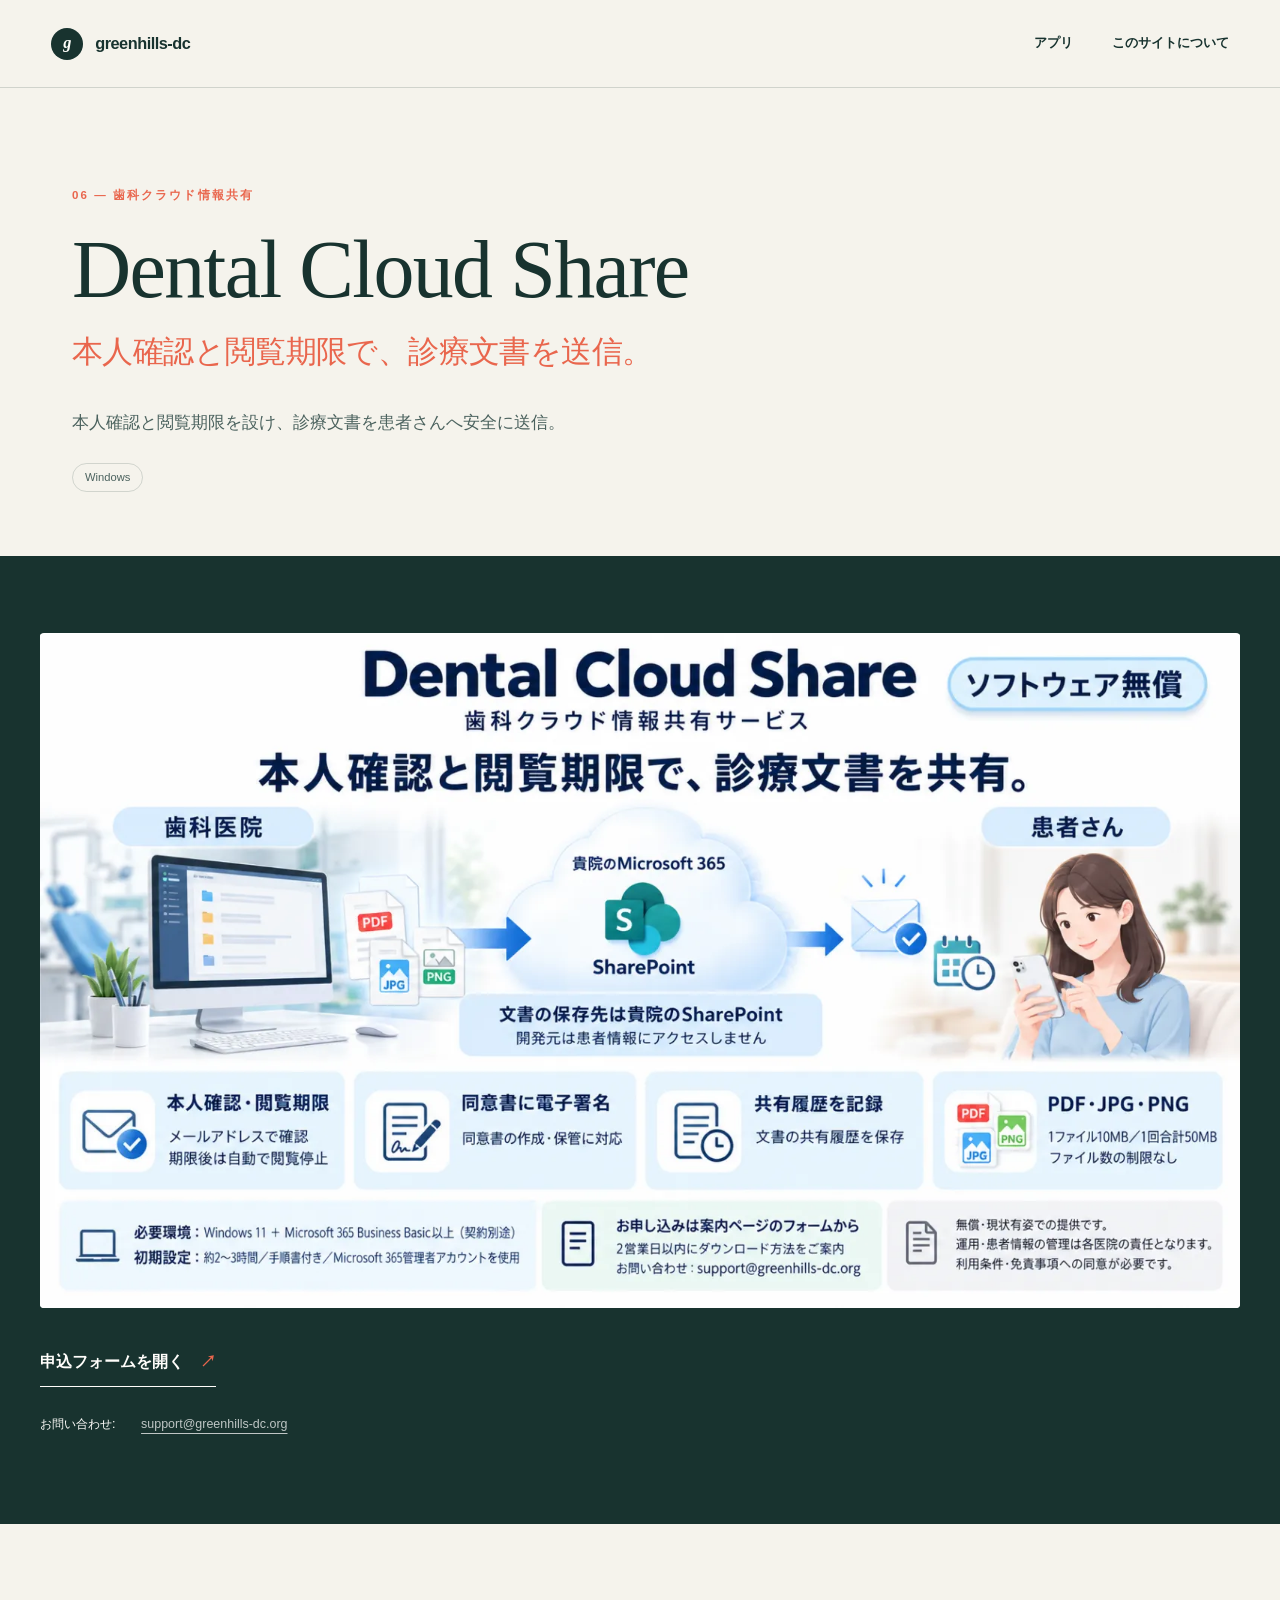
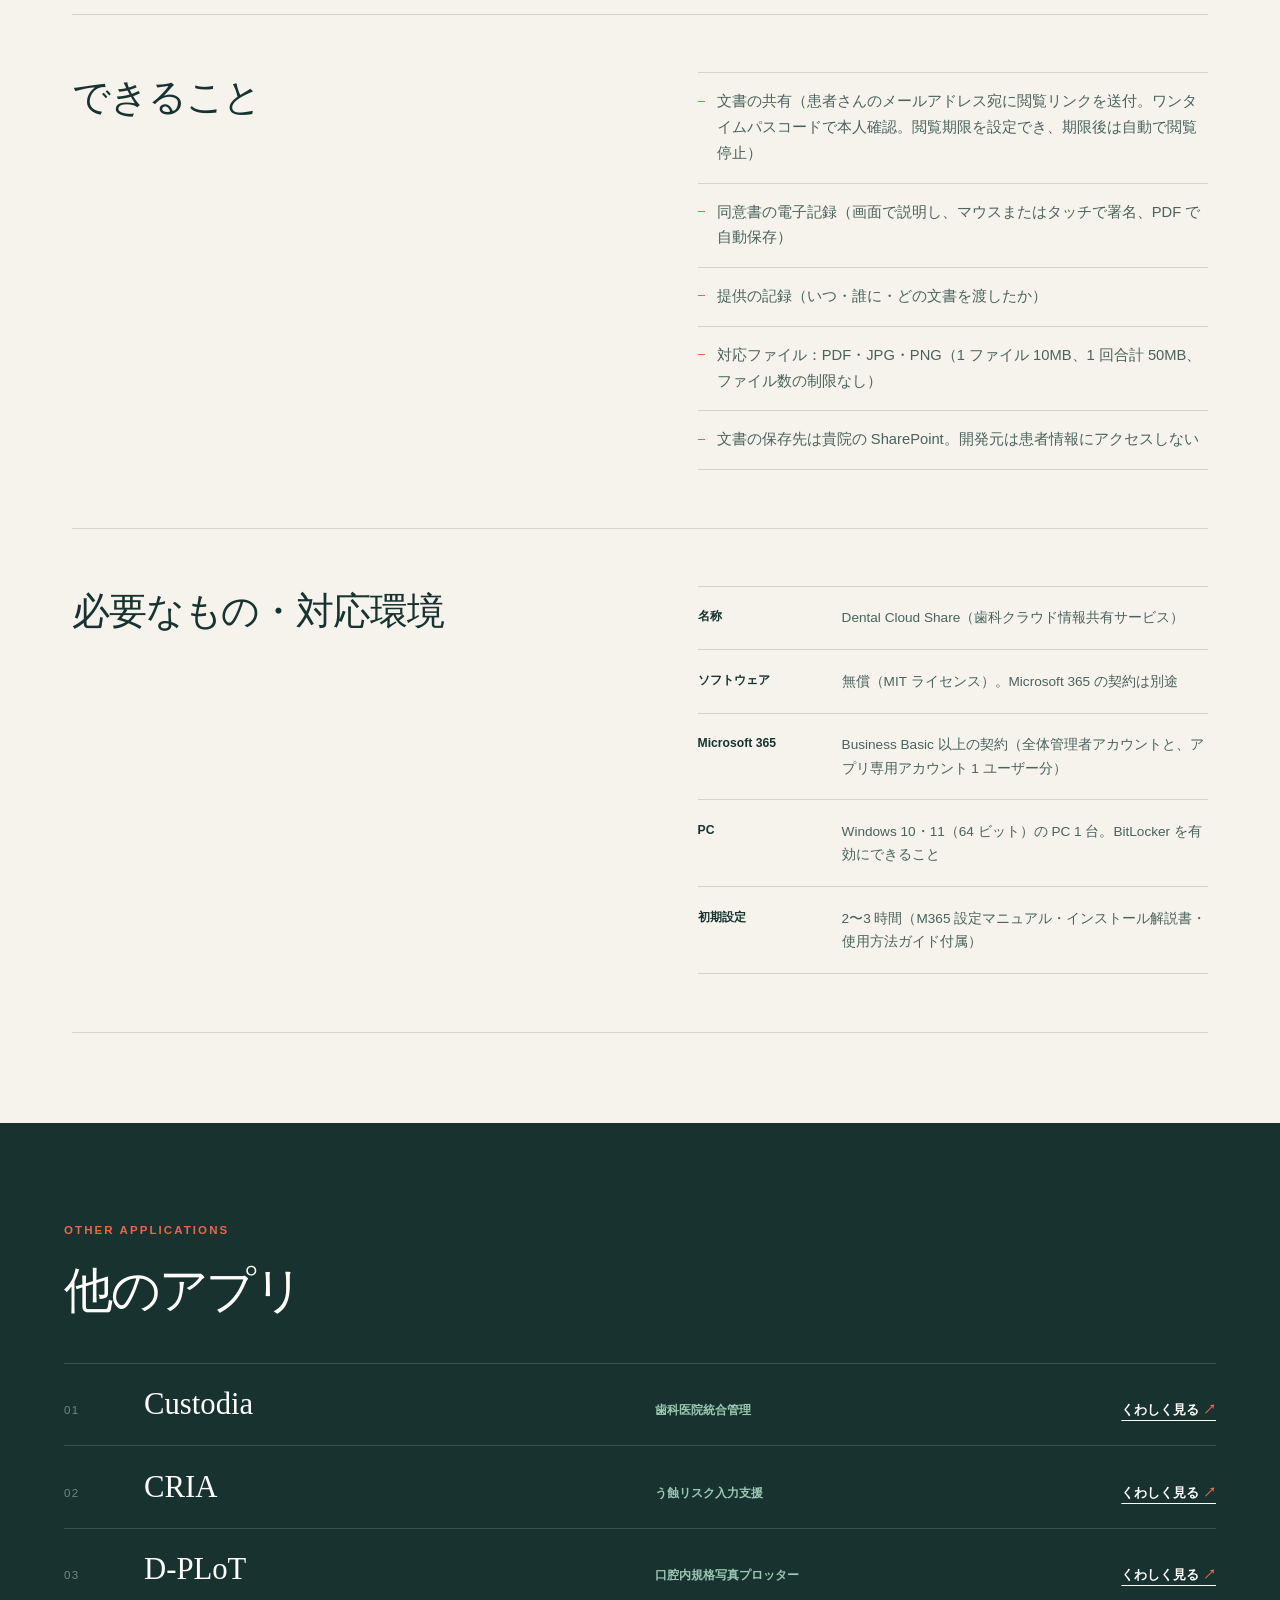
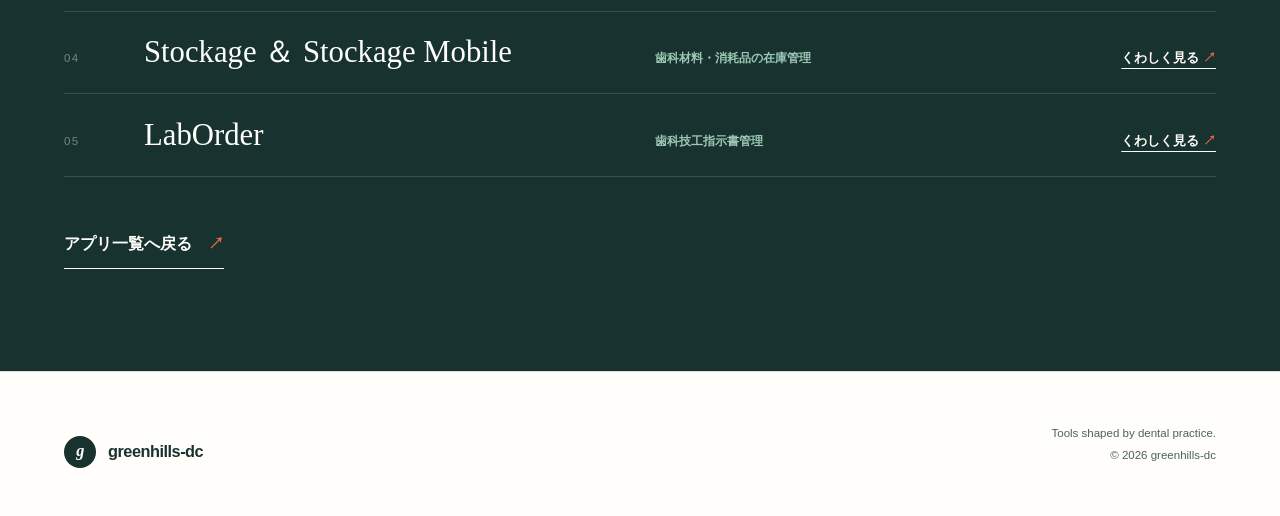
<file: apps/dental-cloud-share.html>
<!doctype html>
<html lang="ja">
<head>
  <meta charset="utf-8">
  <meta name="viewport" content="width=device-width, initial-scale=1">
  <meta http-equiv="Content-Security-Policy" content="default-src 'none'; img-src 'self'; style-src 'self'; base-uri 'none'; form-action 'none'">
  <meta name="referrer" content="strict-origin-when-cross-origin">
  <title>Dental Cloud Share｜本人確認と閲覧期限で、診療文書を送信。｜greenhills-dc</title>
  <meta name="description" content="Dental Cloud Share（歯科クラウド情報共有サービス）は、本人確認と閲覧期限を設け、診療文書を患者さんへ安全に送信するWindows用ソフトウェアです。無償（MITライセンス）、Microsoft 365の契約は別途。">
  <link rel="canonical" href="https://greenhills-dc.github.io/apps/dental-cloud-share.html">
  <meta property="og:type" content="article">
  <meta property="og:title" content="Dental Cloud Share｜本人確認と閲覧期限で、診療文書を送信。｜greenhills-dc">
  <meta property="og:description" content="Dental Cloud Share（歯科クラウド情報共有サービス）は、本人確認と閲覧期限を設け、診療文書を患者さんへ安全に送信するWindows用ソフトウェアです。無償（MITライセンス）、Microsoft 365の契約は別途。">
  <meta property="og:url" content="https://greenhills-dc.github.io/apps/dental-cloud-share.html">
  <meta property="og:site_name" content="greenhills-dc">
  <meta property="og:locale" content="ja_JP">
  <meta property="og:image" content="https://greenhills-dc.github.io/img/dental-cloud-share.jpg">
  <meta property="og:image:width" content="1600">
  <meta property="og:image:height" content="899">
  <meta name="twitter:card" content="summary_large_image">
  <link rel="icon" href="../img/favicon.svg" type="image/svg+xml">
  <link rel="stylesheet" href="../style.css">
  <script type="application/ld+json">
{
  "@context": "https://schema.org",
  "@type": "SoftwareApplication",
  "name": "Dental Cloud Share",
  "description": "Dental Cloud Share（歯科クラウド情報共有サービス）は、本人確認と閲覧期限を設け、診療文書を患者さんへ安全に送信するWindows用ソフトウェアです。無償（MITライセンス）、Microsoft 365の契約は別途。",
  "applicationCategory": "MedicalApplication",
  "operatingSystem": "Windows",
  "offers": {
    "@type": "Offer",
    "price": 0,
    "priceCurrency": "JPY"
  },
  "url": "https://forms.cloud.microsoft/r/EYi6Kcp5y9",
  "author": {
    "@type": "Organization",
    "name": "greenhills-dc",
    "url": "https://greenhills-dc.github.io/"
  }
}
  </script>
</head>
<body>
  <a class="skip-link" href="#main">本文へ移動</a>

  <header class="site-header">
    <a class="brand" href="../index.html" aria-label="greenhills-dc ホーム">
      <span class="brand-mark" aria-hidden="true">g</span>
      <span>greenhills-dc</span>
    </a>
    <nav class="site-nav" aria-label="サイト内">
      <a href="../index.html#apps">アプリ</a>
      <a href="../index.html#about">このサイトについて</a>
    </nav>
  </header>

  <main id="main">
    <section class="app-hero" aria-labelledby="app-title">
      <p class="eyebrow">06 — 歯科クラウド情報共有</p>
      <h1 id="app-title" class="app-title">Dental Cloud Share <span class="app-catch">本人確認と閲覧期限で、診療文書を送信。</span></h1>
      <p class="app-lead">本人確認と閲覧期限を設け、診療文書を患者さんへ安全に送信。</p>
      <ul class="platforms" aria-label="対応プラットフォーム"><li>Windows</li></ul>
    </section>

    <div class="app-band">
      <figure class="app-visual">
        <img src="../img/dental-cloud-share.webp" width="1600" height="899" alt="Dental Cloud Share 歯科クラウド情報共有サービス — 本人確認と閲覧期限で、診療文書を送信。" loading="eager">
      </figure>
      <div class="band-actions">
        <a class="hero-link" href="https://forms.cloud.microsoft/r/EYi6Kcp5y9" rel="noopener">申込フォームを開く <span aria-hidden="true">↗</span></a>
      </div>
      <p class="band-sub">お問い合わせ: <a href="mailto:support@greenhills-dc.org">support@greenhills-dc.org</a></p>
    </div>

    <div class="app-sections">
    <section class="app-section" aria-labelledby="can-h">
      <h2 id="can-h">できること</h2>
      <div class="about-copy">
        <ul class="rule-list"><li>文書の共有（患者さんのメールアドレス宛に閲覧リンクを送付。ワンタイムパスコードで本人確認。閲覧期限を設定でき、期限後は自動で閲覧停止）</li><li>同意書の電子記録（画面で説明し、マウスまたはタッチで署名、PDF で自動保存）</li><li>提供の記録（いつ・誰に・どの文書を渡したか）</li><li>対応ファイル：PDF・JPG・PNG（1 ファイル 10MB、1 回合計 50MB、ファイル数の制限なし）</li><li>文書の保存先は貴院の SharePoint。開発元は患者情報にアクセスしない</li></ul>
      </div>
    </section>
    <section class="app-section" aria-labelledby="env-h">
      <h2 id="env-h">必要なもの・対応環境</h2>
      <div class="about-copy">
        <dl><div><dt>名称</dt><dd>Dental Cloud Share（歯科クラウド情報共有サービス）</dd></div><div><dt>ソフトウェア</dt><dd>無償（MIT ライセンス）。Microsoft 365 の契約は別途</dd></div><div><dt>Microsoft 365</dt><dd>Business Basic 以上の契約（全体管理者アカウントと、アプリ専用アカウント 1 ユーザー分）</dd></div><div><dt>PC</dt><dd>Windows 10・11（64 ビット）の PC 1 台。BitLocker を有効にできること</dd></div><div><dt>初期設定</dt><dd>2〜3 時間（M365 設定マニュアル・インストール解説書・使用方法ガイド付属）</dd></div></dl>
      </div>
    </section>
    </div>

    <section class="other-apps" aria-labelledby="other-h">
      <div class="other-inner">
        <p class="eyebrow">OTHER APPLICATIONS</p>
        <h2 id="other-h">他のアプリ</h2>
        <ul class="other-list"><li><a href="custodia.html"><span class="other-num">01</span><span class="other-name">Custodia</span><span class="other-kicker">歯科医院統合管理</span><span class="other-more">くわしく見る <span aria-hidden="true">↗</span></span></a></li><li><a href="cria.html"><span class="other-num">02</span><span class="other-name">CRIA</span><span class="other-kicker">う蝕リスク入力支援</span><span class="other-more">くわしく見る <span aria-hidden="true">↗</span></span></a></li><li><a href="d-plot.html"><span class="other-num">03</span><span class="other-name">D-PLoT</span><span class="other-kicker">口腔内規格写真プロッター</span><span class="other-more">くわしく見る <span aria-hidden="true">↗</span></span></a></li><li><a href="stockage.html"><span class="other-num">04</span><span class="other-name">Stockage ＆ Stockage Mobile</span><span class="other-kicker">歯科材料・消耗品の在庫管理</span><span class="other-more">くわしく見る <span aria-hidden="true">↗</span></span></a></li><li><a href="laborder.html"><span class="other-num">05</span><span class="other-name">LabOrder</span><span class="other-kicker">歯科技工指示書管理</span><span class="other-more">くわしく見る <span aria-hidden="true">↗</span></span></a></li></ul>
        <a class="hero-link other-back" href="../index.html#apps">アプリ一覧へ戻る <span aria-hidden="true">↗</span></a>
      </div>
    </section>
  </main>

  <footer class="site-footer">
    <a class="brand brand-footer" href="../index.html"><span class="brand-mark" aria-hidden="true">g</span><span>greenhills-dc</span></a>
    <div><p>Tools shaped by dental practice.</p><p>© 2026 greenhills-dc</p></div>
  </footer>
</body>
</html>
</file>
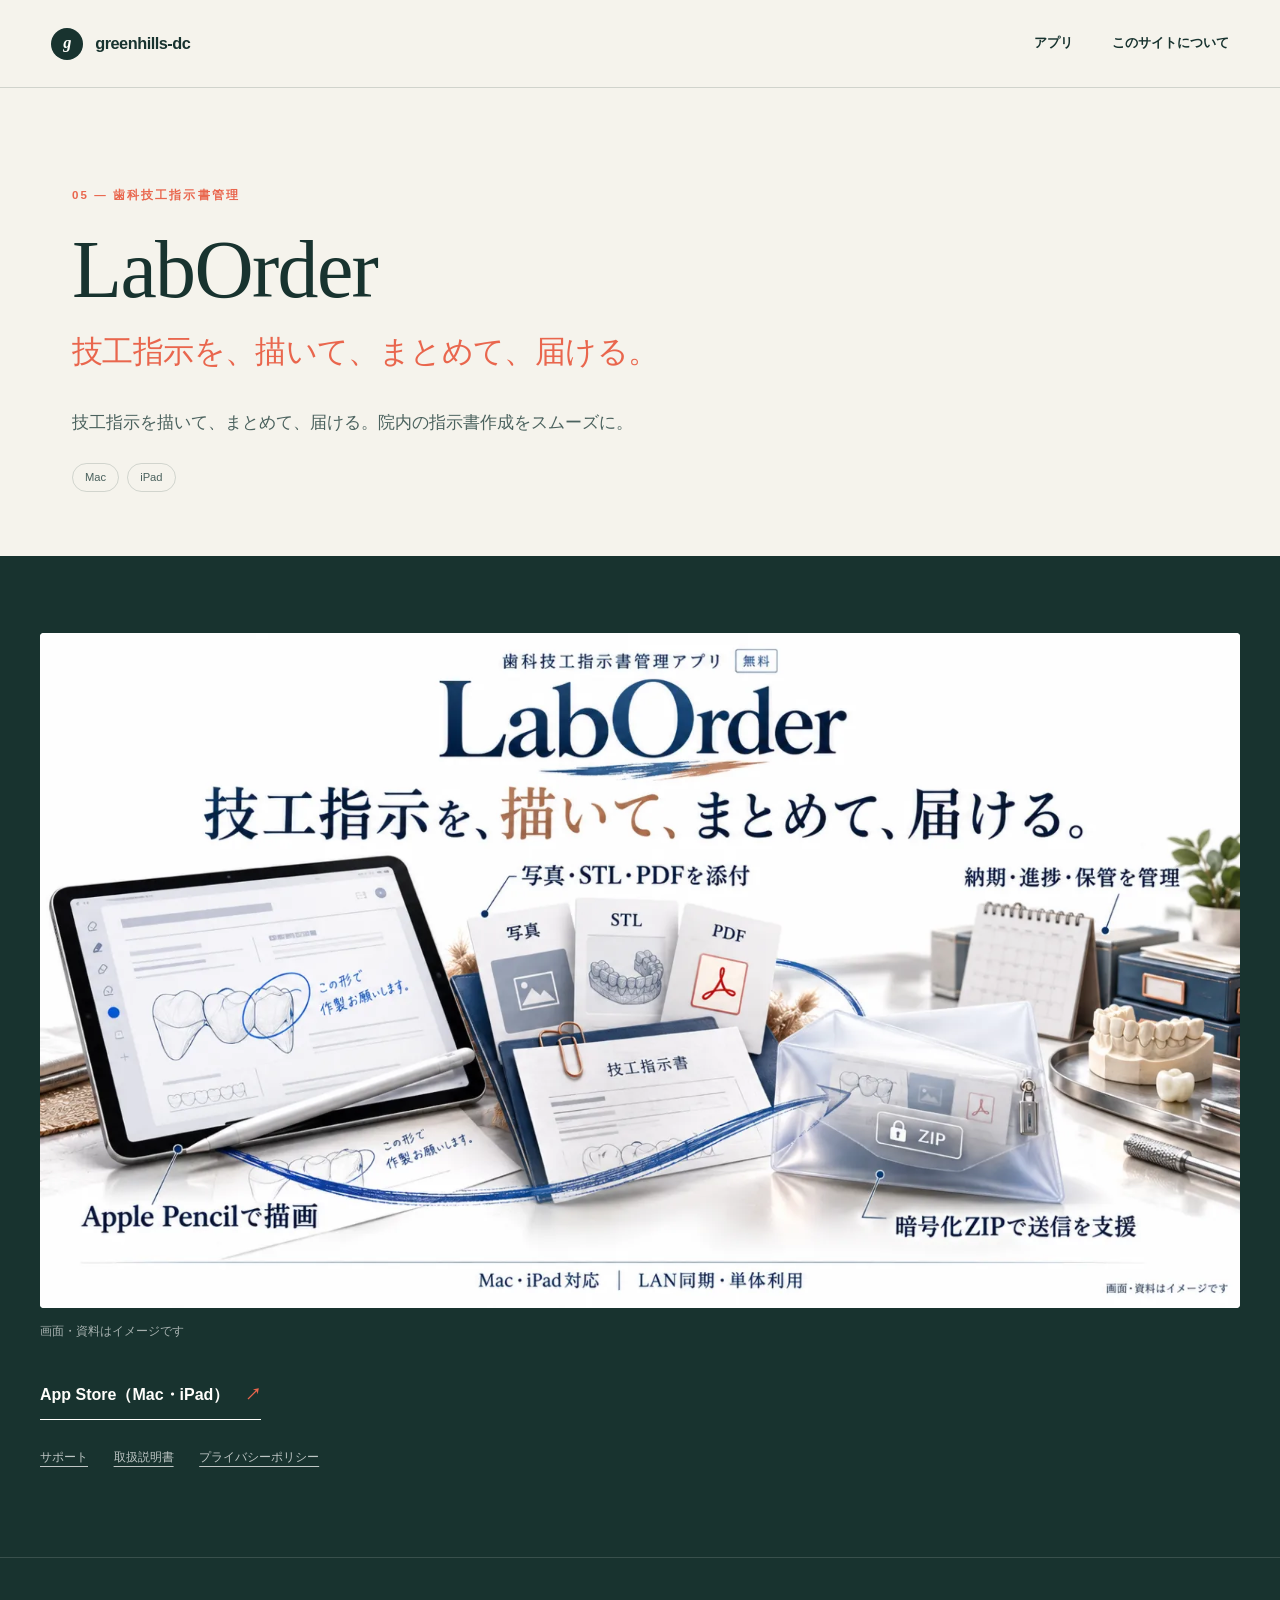
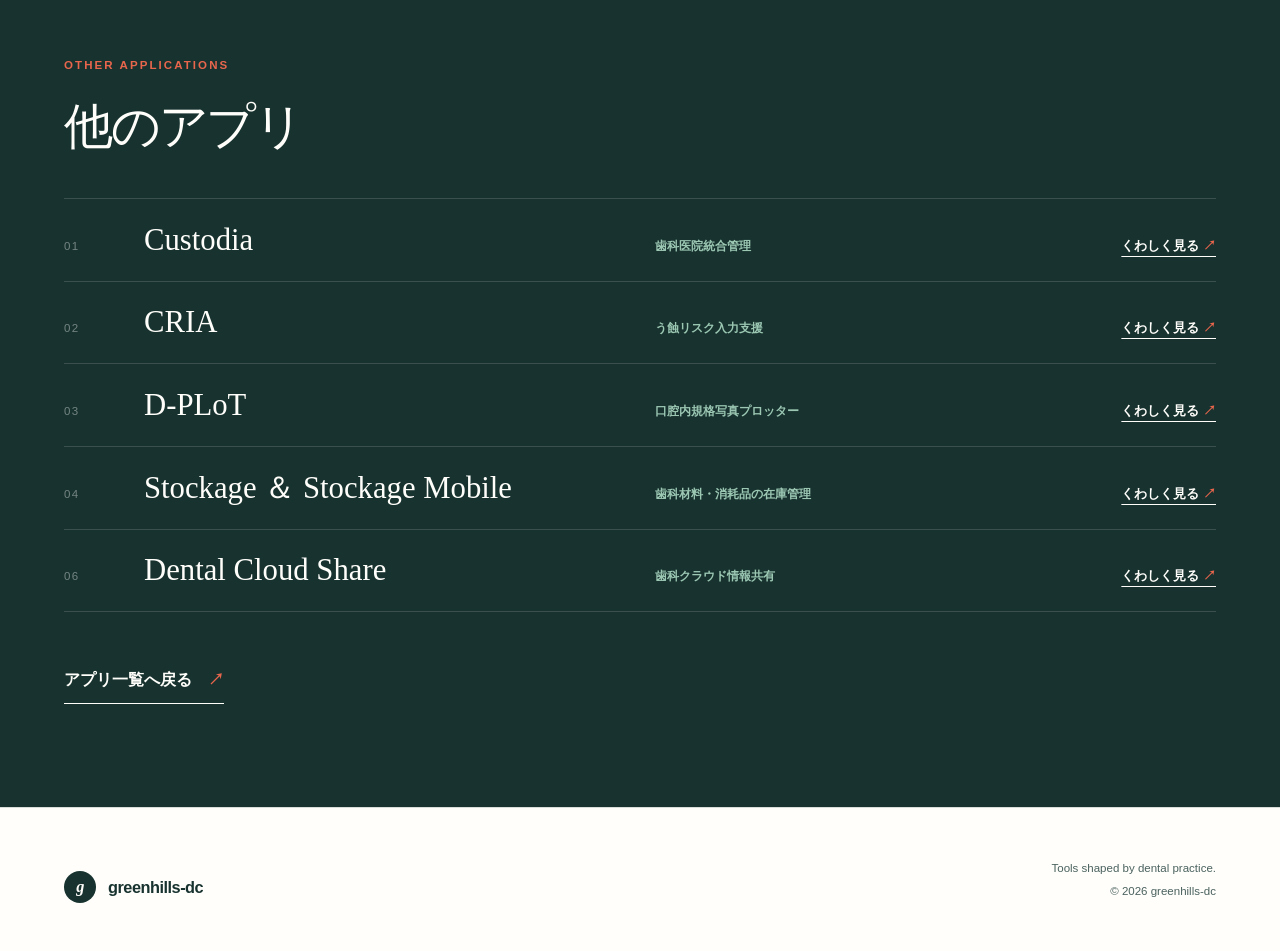
<file: apps/laborder.html>
<!doctype html>
<html lang="ja">
<head>
  <meta charset="utf-8">
  <meta name="viewport" content="width=device-width, initial-scale=1">
  <meta http-equiv="Content-Security-Policy" content="default-src 'none'; img-src 'self'; style-src 'self'; base-uri 'none'; form-action 'none'">
  <meta name="referrer" content="strict-origin-when-cross-origin">
  <title>LabOrder｜技工指示を、描いて、まとめて、届ける。｜greenhills-dc</title>
  <meta name="description" content="LabOrder（歯科技工指示書管理）は、Apple Pencilで描いた技工指示に写真・STL・PDFを添付し、暗号化ZIPでの送信、納期・進捗・保管の管理、LAN同期に対応するMac・iPadアプリです。App Storeで無料です。">
  <link rel="canonical" href="https://greenhills-dc.github.io/apps/laborder.html">
  <meta property="og:type" content="article">
  <meta property="og:title" content="LabOrder｜技工指示を、描いて、まとめて、届ける。｜greenhills-dc">
  <meta property="og:description" content="LabOrder（歯科技工指示書管理）は、Apple Pencilで描いた技工指示に写真・STL・PDFを添付し、暗号化ZIPでの送信、納期・進捗・保管の管理、LAN同期に対応するMac・iPadアプリです。App Storeで無料です。">
  <meta property="og:url" content="https://greenhills-dc.github.io/apps/laborder.html">
  <meta property="og:site_name" content="greenhills-dc">
  <meta property="og:locale" content="ja_JP">
  <meta property="og:image" content="https://greenhills-dc.github.io/img/laborder.jpg">
  <meta property="og:image:width" content="1600">
  <meta property="og:image:height" content="900">
  <meta name="twitter:card" content="summary_large_image">
  <link rel="icon" href="../img/favicon.svg" type="image/svg+xml">
  <link rel="stylesheet" href="../style.css">
  <script type="application/ld+json">
{
  "@context": "https://schema.org",
  "@type": "SoftwareApplication",
  "name": "LabOrder",
  "description": "LabOrder（歯科技工指示書管理）は、Apple Pencilで描いた技工指示に写真・STL・PDFを添付し、暗号化ZIPでの送信、納期・進捗・保管の管理、LAN同期に対応するMac・iPadアプリです。App Storeで無料です。",
  "applicationCategory": "MedicalApplication",
  "operatingSystem": "macOS, iPadOS",
  "offers": {
    "@type": "Offer",
    "price": 0,
    "priceCurrency": "JPY"
  },
  "url": "https://apps.apple.com/jp/app/laborder-%E6%AD%AF%E7%A7%91%E6%8A%80%E5%B7%A5%E6%8C%87%E7%A4%BA%E6%9B%B8%E7%AE%A1%E7%90%86/id6763873728",
  "author": {
    "@type": "Organization",
    "name": "greenhills-dc",
    "url": "https://greenhills-dc.github.io/"
  }
}
  </script>
</head>
<body>
  <a class="skip-link" href="#main">本文へ移動</a>

  <header class="site-header">
    <a class="brand" href="../index.html" aria-label="greenhills-dc ホーム">
      <span class="brand-mark" aria-hidden="true">g</span>
      <span>greenhills-dc</span>
    </a>
    <nav class="site-nav" aria-label="サイト内">
      <a href="../index.html#apps">アプリ</a>
      <a href="../index.html#about">このサイトについて</a>
    </nav>
  </header>

  <main id="main">
    <section class="app-hero" aria-labelledby="app-title">
      <p class="eyebrow">05 — 歯科技工指示書管理</p>
      <h1 id="app-title" class="app-title">LabOrder <span class="app-catch">技工指示を、描いて、まとめて、届ける。</span></h1>
      <p class="app-lead">技工指示を描いて、まとめて、届ける。院内の指示書作成をスムーズに。</p>
      <ul class="platforms" aria-label="対応プラットフォーム"><li>Mac</li><li>iPad</li></ul>
    </section>

    <div class="app-band">
      <figure class="app-visual">
        <img src="../img/laborder.webp" width="1600" height="900" alt="LabOrder 歯科技工指示書管理アプリ — 技工指示を、描いて、まとめて、届ける。" loading="eager">
        <figcaption class="app-note">画面・資料はイメージです</figcaption>
      </figure>
      <div class="band-actions">
        <a class="hero-link" href="https://apps.apple.com/jp/app/laborder-%E6%AD%AF%E7%A7%91%E6%8A%80%E5%B7%A5%E6%8C%87%E7%A4%BA%E6%9B%B8%E7%AE%A1%E7%90%86/id6763873728" rel="noopener">App Store（Mac・iPad） <span aria-hidden="true">↗</span></a>
      </div>
      <p class="band-sub"><a href="https://greenhills-dc.github.io/laborder-support/" rel="noopener">サポート</a><a href="https://greenhills-dc.github.io/laborder-help/" rel="noopener">取扱説明書</a><a href="https://greenhills-dc.github.io/laborder-privacy/" rel="noopener">プライバシーポリシー</a></p>
    </div>

    <section class="other-apps" aria-labelledby="other-h">
      <div class="other-inner">
        <p class="eyebrow">OTHER APPLICATIONS</p>
        <h2 id="other-h">他のアプリ</h2>
        <ul class="other-list"><li><a href="custodia.html"><span class="other-num">01</span><span class="other-name">Custodia</span><span class="other-kicker">歯科医院統合管理</span><span class="other-more">くわしく見る <span aria-hidden="true">↗</span></span></a></li><li><a href="cria.html"><span class="other-num">02</span><span class="other-name">CRIA</span><span class="other-kicker">う蝕リスク入力支援</span><span class="other-more">くわしく見る <span aria-hidden="true">↗</span></span></a></li><li><a href="d-plot.html"><span class="other-num">03</span><span class="other-name">D-PLoT</span><span class="other-kicker">口腔内規格写真プロッター</span><span class="other-more">くわしく見る <span aria-hidden="true">↗</span></span></a></li><li><a href="stockage.html"><span class="other-num">04</span><span class="other-name">Stockage ＆ Stockage Mobile</span><span class="other-kicker">歯科材料・消耗品の在庫管理</span><span class="other-more">くわしく見る <span aria-hidden="true">↗</span></span></a></li><li><a href="dental-cloud-share.html"><span class="other-num">06</span><span class="other-name">Dental Cloud Share</span><span class="other-kicker">歯科クラウド情報共有</span><span class="other-more">くわしく見る <span aria-hidden="true">↗</span></span></a></li></ul>
        <a class="hero-link other-back" href="../index.html#apps">アプリ一覧へ戻る <span aria-hidden="true">↗</span></a>
      </div>
    </section>
  </main>

  <footer class="site-footer">
    <a class="brand brand-footer" href="../index.html"><span class="brand-mark" aria-hidden="true">g</span><span>greenhills-dc</span></a>
    <div><p>Tools shaped by dental practice.</p><p>© 2026 greenhills-dc</p></div>
  </footer>
</body>
</html>
</file>
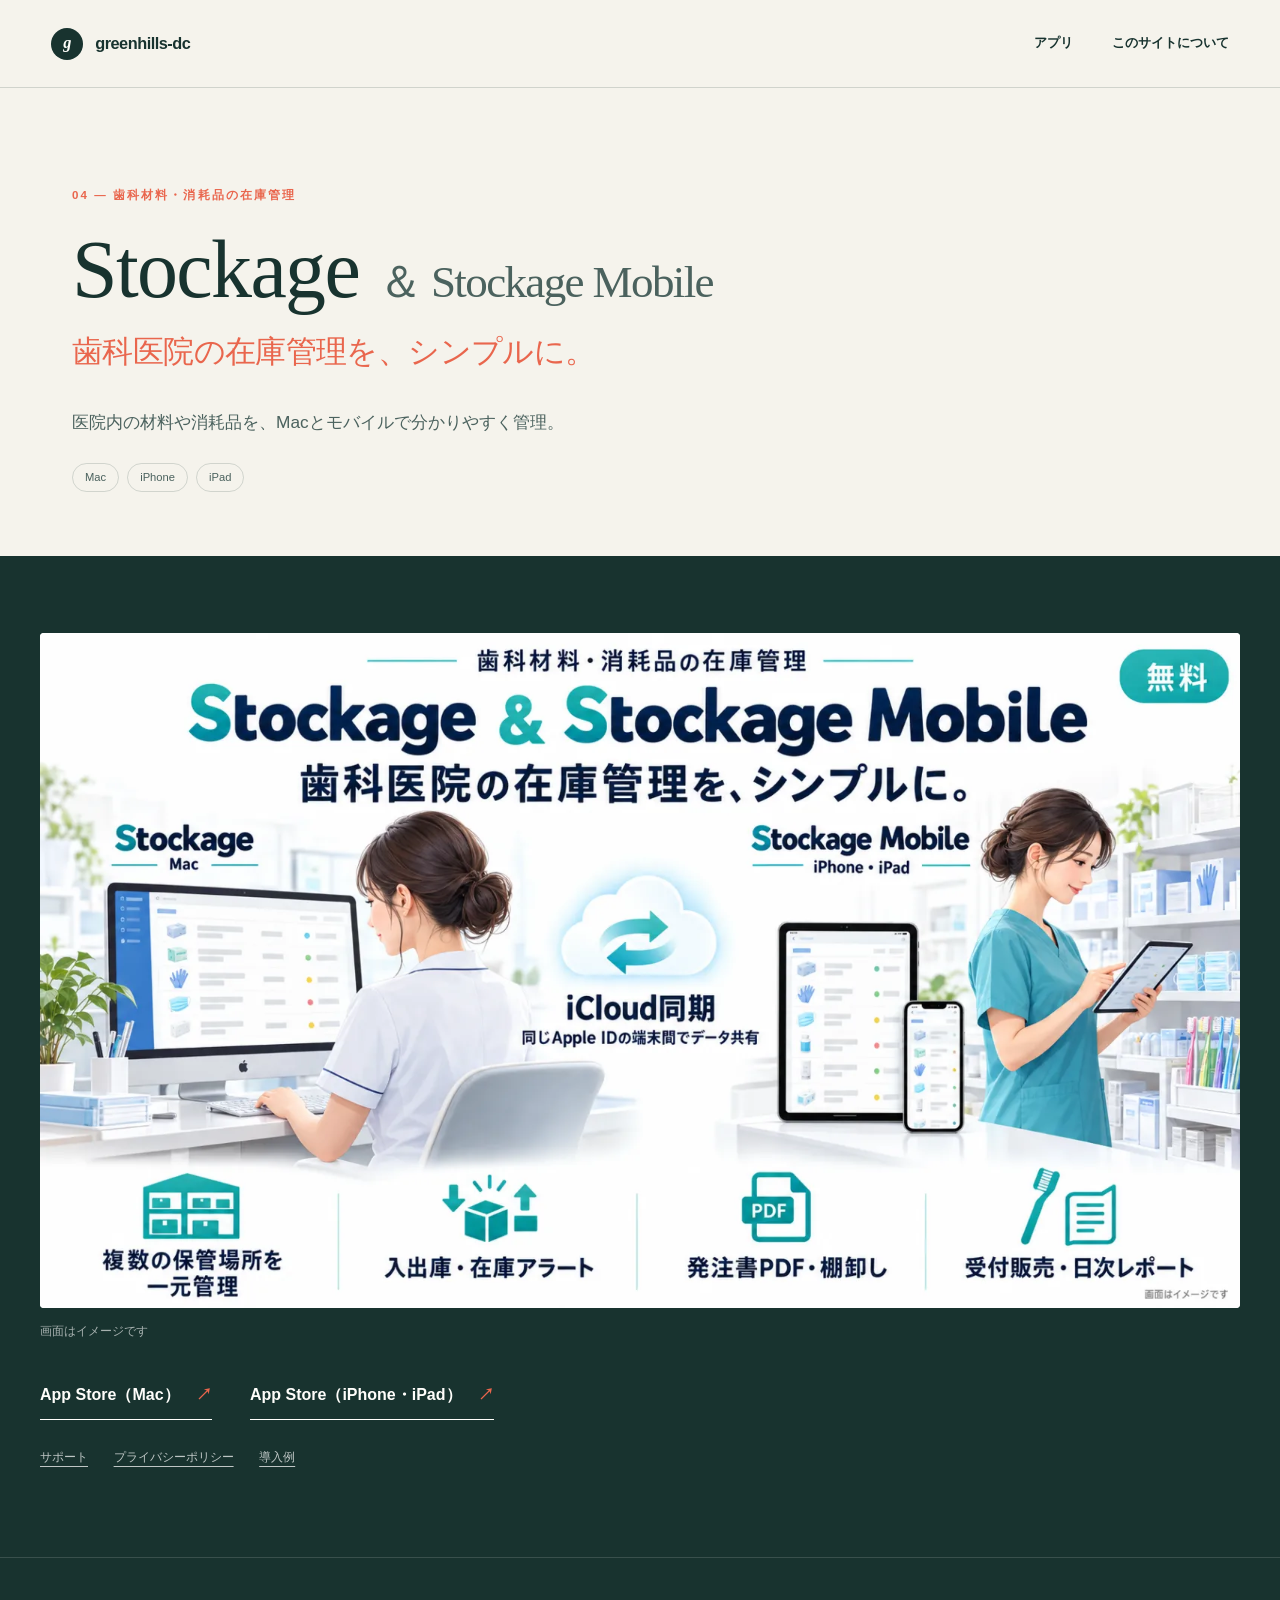
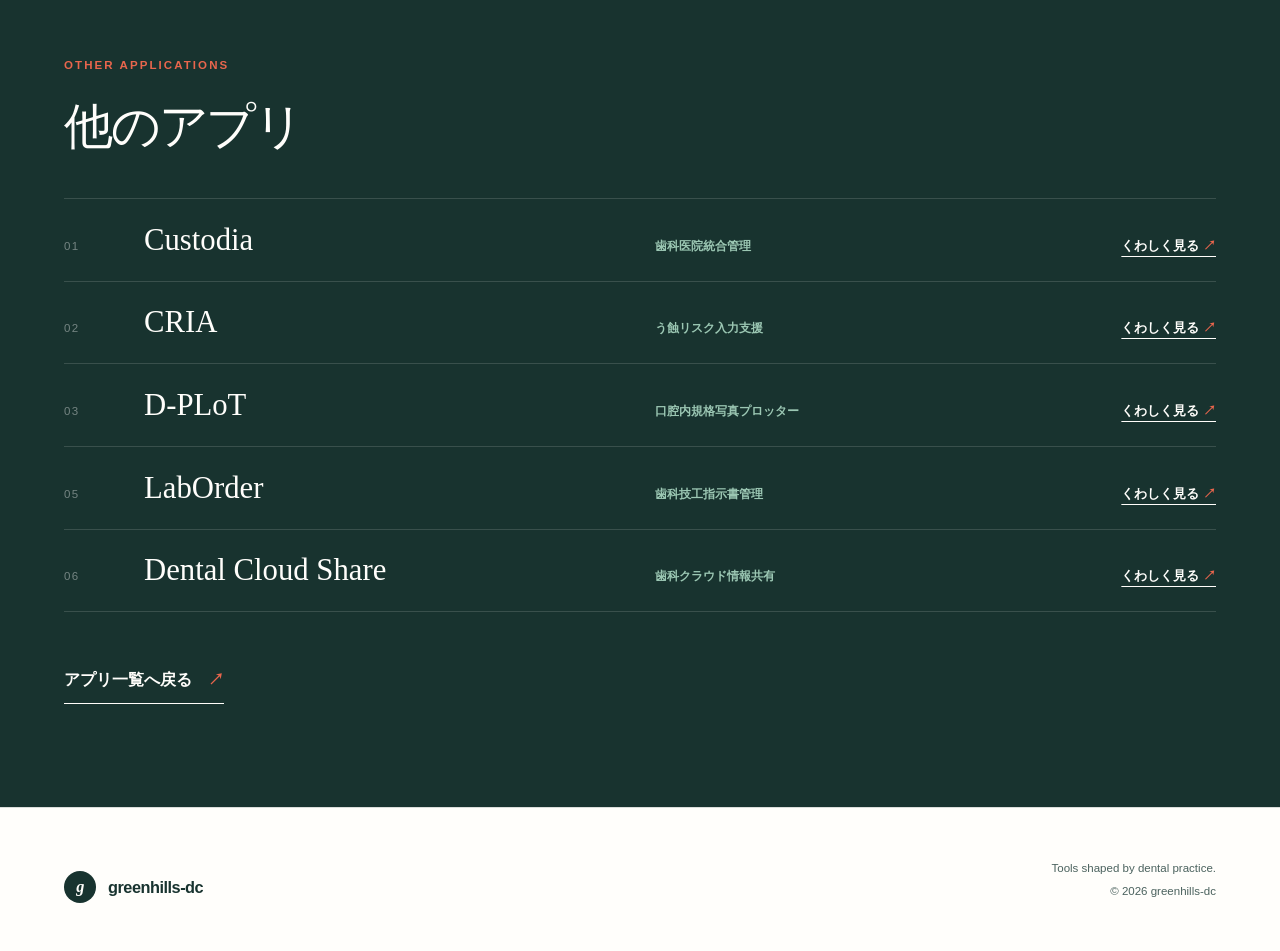
<file: apps/stockage.html>
<!doctype html>
<html lang="ja">
<head>
  <meta charset="utf-8">
  <meta name="viewport" content="width=device-width, initial-scale=1">
  <meta http-equiv="Content-Security-Policy" content="default-src 'none'; img-src 'self'; style-src 'self'; base-uri 'none'; form-action 'none'">
  <meta name="referrer" content="strict-origin-when-cross-origin">
  <title>Stockage ＆ Stockage Mobile｜歯科医院の在庫管理を、シンプルに。｜greenhills-dc</title>
  <meta name="description" content="Stockage（Mac）とStockage Mobile（iPhone・iPad）は歯科材料・消耗品の在庫管理アプリです。保管場所の一元管理、入出庫・在庫アラート、発注書PDF・棚卸し、iCloud同期に対応。App Storeで無料。">
  <link rel="canonical" href="https://greenhills-dc.github.io/apps/stockage.html">
  <meta property="og:type" content="article">
  <meta property="og:title" content="Stockage ＆ Stockage Mobile｜歯科医院の在庫管理を、シンプルに。｜greenhills-dc">
  <meta property="og:description" content="Stockage（Mac）とStockage Mobile（iPhone・iPad）は歯科材料・消耗品の在庫管理アプリです。保管場所の一元管理、入出庫・在庫アラート、発注書PDF・棚卸し、iCloud同期に対応。App Storeで無料。">
  <meta property="og:url" content="https://greenhills-dc.github.io/apps/stockage.html">
  <meta property="og:site_name" content="greenhills-dc">
  <meta property="og:locale" content="ja_JP">
  <meta property="og:image" content="https://greenhills-dc.github.io/img/stockage.jpg">
  <meta property="og:image:width" content="1600">
  <meta property="og:image:height" content="900">
  <meta name="twitter:card" content="summary_large_image">
  <link rel="icon" href="../img/favicon.svg" type="image/svg+xml">
  <link rel="stylesheet" href="../style.css">
  <script type="application/ld+json">
{
  "@context": "https://schema.org",
  "@type": "SoftwareApplication",
  "name": "Stockage ＆ Stockage Mobile",
  "description": "Stockage（Mac）とStockage Mobile（iPhone・iPad）は歯科材料・消耗品の在庫管理アプリです。保管場所の一元管理、入出庫・在庫アラート、発注書PDF・棚卸し、iCloud同期に対応。App Storeで無料。",
  "applicationCategory": "MedicalApplication",
  "operatingSystem": "macOS, iOS, iPadOS",
  "offers": {
    "@type": "Offer",
    "price": 0,
    "priceCurrency": "JPY"
  },
  "url": "https://apps.apple.com/jp/app/%E6%AD%AF%E7%A7%91%E5%8C%BB%E9%99%A2-%E5%9C%A8%E5%BA%AB%E7%AE%A1%E7%90%86-stockage/id6759783079?mt=12",
  "author": {
    "@type": "Organization",
    "name": "greenhills-dc",
    "url": "https://greenhills-dc.github.io/"
  }
}
  </script>
</head>
<body>
  <a class="skip-link" href="#main">本文へ移動</a>

  <header class="site-header">
    <a class="brand" href="../index.html" aria-label="greenhills-dc ホーム">
      <span class="brand-mark" aria-hidden="true">g</span>
      <span>greenhills-dc</span>
    </a>
    <nav class="site-nav" aria-label="サイト内">
      <a href="../index.html#apps">アプリ</a>
      <a href="../index.html#about">このサイトについて</a>
    </nav>
  </header>

  <main id="main">
    <section class="app-hero" aria-labelledby="app-title">
      <p class="eyebrow">04 — 歯科材料・消耗品の在庫管理</p>
      <h1 id="app-title" class="app-title">Stockage <span class="app-title-sub">＆ Stockage Mobile</span> <span class="app-catch">歯科医院の在庫管理を、シンプルに。</span></h1>
      <p class="app-lead">医院内の材料や消耗品を、Macとモバイルで分かりやすく管理。</p>
      <ul class="platforms" aria-label="対応プラットフォーム"><li>Mac</li><li>iPhone</li><li>iPad</li></ul>
    </section>

    <div class="app-band">
      <figure class="app-visual">
        <img src="../img/stockage.webp" width="1600" height="900" alt="Stockage ＆ Stockage Mobile 歯科材料・消耗品の在庫管理 — 歯科医院の在庫管理を、シンプルに。" loading="eager">
        <figcaption class="app-note">画面はイメージです</figcaption>
      </figure>
      <div class="band-actions">
        <a class="hero-link" href="https://apps.apple.com/jp/app/%E6%AD%AF%E7%A7%91%E5%8C%BB%E9%99%A2-%E5%9C%A8%E5%BA%AB%E7%AE%A1%E7%90%86-stockage/id6759783079?mt=12" rel="noopener">App Store（Mac） <span aria-hidden="true">↗</span></a>
        <a class="hero-link" href="https://apps.apple.com/jp/app/%E6%AD%AF%E7%A7%91%E5%8C%BB%E9%99%A2-%E5%9C%A8%E5%BA%AB%E7%AE%A1%E7%90%86-stockage-mobile/id6760600126?platform=ipad" rel="noopener">App Store（iPhone・iPad） <span aria-hidden="true">↗</span></a>
      </div>
      <p class="band-sub"><a href="https://greenhills-dc.github.io/stockage-support/" rel="noopener">サポート</a><a href="https://greenhills-dc.github.io/stockage-support/privacy.html" rel="noopener">プライバシーポリシー</a><a href="https://greenhills-dc.github.io/stockage-support/cases.html" rel="noopener">導入例</a></p>
    </div>

    <section class="other-apps" aria-labelledby="other-h">
      <div class="other-inner">
        <p class="eyebrow">OTHER APPLICATIONS</p>
        <h2 id="other-h">他のアプリ</h2>
        <ul class="other-list"><li><a href="custodia.html"><span class="other-num">01</span><span class="other-name">Custodia</span><span class="other-kicker">歯科医院統合管理</span><span class="other-more">くわしく見る <span aria-hidden="true">↗</span></span></a></li><li><a href="cria.html"><span class="other-num">02</span><span class="other-name">CRIA</span><span class="other-kicker">う蝕リスク入力支援</span><span class="other-more">くわしく見る <span aria-hidden="true">↗</span></span></a></li><li><a href="d-plot.html"><span class="other-num">03</span><span class="other-name">D-PLoT</span><span class="other-kicker">口腔内規格写真プロッター</span><span class="other-more">くわしく見る <span aria-hidden="true">↗</span></span></a></li><li><a href="laborder.html"><span class="other-num">05</span><span class="other-name">LabOrder</span><span class="other-kicker">歯科技工指示書管理</span><span class="other-more">くわしく見る <span aria-hidden="true">↗</span></span></a></li><li><a href="dental-cloud-share.html"><span class="other-num">06</span><span class="other-name">Dental Cloud Share</span><span class="other-kicker">歯科クラウド情報共有</span><span class="other-more">くわしく見る <span aria-hidden="true">↗</span></span></a></li></ul>
        <a class="hero-link other-back" href="../index.html#apps">アプリ一覧へ戻る <span aria-hidden="true">↗</span></a>
      </div>
    </section>
  </main>

  <footer class="site-footer">
    <a class="brand brand-footer" href="../index.html"><span class="brand-mark" aria-hidden="true">g</span><span>greenhills-dc</span></a>
    <div><p>Tools shaped by dental practice.</p><p>© 2026 greenhills-dc</p></div>
  </footer>
</body>
</html>
</file>
<file: style.css>
:root {
  --ink: #18332f;
  --ink-soft: #4b625e;
  --paper: #f5f3ec;
  --white: #fffefb;
  --mint: #dcece4;
  --accent: #e9664d;
  --line: rgba(24, 51, 47, .16);
  --max: 1200px;
}

* { box-sizing: border-box; }
html { scroll-behavior: smooth; }
body { margin: 0; background: var(--paper); color: var(--ink); font-family: "Hiragino Sans", "Yu Gothic", "Noto Sans JP", sans-serif; line-height: 1.75; }
img { display: block; max-width: 100%; }
a { color: inherit; }
.skip-link { position: fixed; top: -100px; left: 1rem; z-index: 100; padding: .75rem 1rem; background: var(--ink); color: white; }
.skip-link:focus { top: 1rem; }

.site-header { height: 88px; padding: 0 clamp(1.25rem, 4vw, 4.5rem); display: flex; align-items: center; justify-content: space-between; border-bottom: 1px solid var(--line); background: rgba(245, 243, 236, .94); backdrop-filter: blur(12px); position: sticky; top: 0; z-index: 20; }
.brand { display: inline-flex; align-items: center; gap: .75rem; text-decoration: none; font-weight: 750; letter-spacing: -.03em; font-size: 1.02rem; }
.brand-mark { display: grid; place-items: center; width: 32px; height: 32px; border-radius: 50%; background: var(--ink); color: var(--white); font-family: Georgia, serif; font-style: italic; }
.site-nav { display: flex; gap: clamp(1.2rem, 3vw, 3rem); }
.site-nav a { font-size: .82rem; font-weight: 700; text-decoration: none; }
.site-nav a:hover { color: var(--accent); }

.hero { min-height: 710px; max-width: 1440px; margin: 0 auto; padding: clamp(4rem, 9vw, 8.5rem) clamp(1.25rem, 6vw, 5.5rem); display: grid; grid-template-columns: minmax(0, 1.05fr) minmax(340px, .95fr); align-items: center; gap: 5vw; overflow: hidden; }
.hero-inner { position: relative; z-index: 2; }
.eyebrow { margin: 0 0 1.5rem; color: var(--accent); font-size: .72rem; line-height: 1; letter-spacing: .18em; font-weight: 800; }
.hero h1 { margin: 0; max-width: 760px; font-size: clamp(3rem, 5.6vw, 5.6rem); line-height: .98; letter-spacing: -.075em; font-weight: 780; } /* v2 fix */
.hero h1 .line { white-space: nowrap; } /* v2 fix */
.hero h1 em { color: var(--accent); font-family: "Yu Mincho", "Hiragino Mincho ProN", serif; font-weight: 500; font-style: normal; letter-spacing: -.08em; }
.hero-copy { max-width: 620px; margin: 2.4rem 0 2rem; font-size: clamp(1rem, 1.45vw, 1.22rem); color: var(--ink-soft); }
.hero-link { display: inline-flex; align-items: center; gap: 1rem; text-decoration: none; padding-bottom: .3rem; border-bottom: 1px solid currentColor; font-weight: 750; }
.hero-link span { color: var(--accent); }
.hero-visual { height: 490px; position: relative; }
.visual-card { position: absolute; padding: 2rem; border-radius: 4px; box-shadow: 0 26px 55px rgba(24, 51, 47, .13); display: flex; flex-direction: column; justify-content: space-between; }
.visual-card span { font-size: .65rem; letter-spacing: .2em; font-weight: 800; }
.visual-card strong { font-family: "Yu Mincho", "Hiragino Mincho ProN", serif; font-size: clamp(1.6rem, 3vw, 2.7rem); line-height: 1.35; font-weight: 500; }
.visual-card-a { inset: 0 16% 13% 0; background: var(--ink); color: var(--white); transform: rotate(-5deg); justify-content: flex-start; gap: 1.4rem; } /* v2 fix */
.visual-card-b { width: 56%; height: 50%; right: 0; bottom: 0; background: var(--mint); transform: rotate(7deg); } /* v2 fix */
.visual-card-b strong { font-size: clamp(1.15rem, 1.75vw, 1.75rem); } /* v2 fix */
.visual-orbit { position: absolute; width: 110px; height: 110px; top: 6%; right: 6%; border: 28px solid var(--accent); border-radius: 50%; }

.apps-section { background: var(--ink); color: var(--white); padding: clamp(5rem, 9vw, 9rem) clamp(1.25rem, 5vw, 4rem); }
.apps-section > * { max-width: var(--max); margin-left: auto; margin-right: auto; }
.section-heading { display: grid; grid-template-columns: 1.2fr .8fr; gap: 8vw; align-items: end; margin-bottom: 4.5rem; }
.section-heading h2, .about-section h2 { margin: 0; font-family: "Yu Mincho", "Hiragino Mincho ProN", serif; font-size: clamp(2.25rem, 4.6vw, 4.3rem); line-height: 1.28; font-weight: 500; letter-spacing: -.045em; }
.section-heading > p { margin: 0; color: rgba(255,255,255,.68); }
.app-grid { display: grid; grid-template-columns: repeat(2, minmax(0, 1fr)); gap: clamp(1.5rem, 2.8vw, 2.5rem); background: transparent; }
.app-card { background: rgba(255,255,255,.035); border: 1px solid rgba(255,255,255,.14); min-width: 0; }
.app-card-featured { grid-column: auto; display: block; }
.app-image { display: block; min-width: 0; overflow: hidden; background: #fff; aspect-ratio: 16 / 9; }
.app-image img { width: 100%; height: 100%; object-fit: contain; transition: transform .5s ease; }
.app-image:hover img { transform: scale(1.018); }
.app-body { padding: clamp(1.6rem, 4vw, 3.5rem); position: relative; }
.app-number { position: absolute; top: 1.5rem; right: 1.6rem; color: rgba(255,255,255,.28); font-size: .72rem; letter-spacing: .12em; }
.app-kicker { margin: 0 0 .8rem; color: #9bc7b3; font-size: .75rem; font-weight: 750; }
.app-card h3 { margin: 0; font-family: Georgia, "Times New Roman", serif; font-size: clamp(1.85rem, 3.5vw, 3.1rem); line-height: 1.1; font-weight: 500; }
.app-card h3 span { display: block; margin-top: .75rem; font-family: "Yu Mincho", "Hiragino Mincho ProN", serif; font-size: .48em; line-height: 1.45; }
.app-description { margin: 1.4rem 0; color: rgba(255,255,255,.67); font-size: .9rem; }
.platforms { display: flex; flex-wrap: wrap; gap: .5rem; margin: 0 0 2rem; padding: 0; list-style: none; }
.platforms li { border: 1px solid rgba(255,255,255,.22); border-radius: 999px; padding: .25rem .75rem; font-size: .7rem; color: rgba(255,255,255,.74); }
.detail-link { display: inline-flex; gap: .7rem; text-underline-offset: .35rem; font-size: .85rem; font-weight: 750; }
.detail-link span { color: var(--accent); }
.availability-note { max-width: 780px; margin-top: 3.5rem; padding-left: 1.2rem; border-left: 2px solid var(--accent); color: rgba(255,255,255,.62); font-size: .78rem; }

.about-section { max-width: var(--max); margin: 0 auto; padding: clamp(5rem, 10vw, 10rem) clamp(1.25rem, 4vw, 2rem); display: grid; grid-template-columns: 1fr 1fr; gap: 9vw; }
.about-copy > p { margin: 0 0 3rem; font-size: 1.1rem; color: var(--ink-soft); }
.about-copy dl { margin: 0; border-top: 1px solid var(--line); }
.about-copy dl div { padding: 1.2rem 0; border-bottom: 1px solid var(--line); display: grid; grid-template-columns: 8rem 1fr; gap: 1rem; }
.about-copy dt { font-size: .76rem; font-weight: 750; }
.about-copy dd { margin: 0; color: var(--ink-soft); font-size: .85rem; }
.about-copy a { text-underline-offset: .25rem; }

.site-footer { padding: 3rem clamp(1.25rem, 5vw, 4rem); background: var(--white); border-top: 1px solid var(--line); display: flex; justify-content: space-between; align-items: flex-end; gap: 2rem; }
.site-footer p { margin: .15rem 0; color: var(--ink-soft); font-size: .72rem; text-align: right; }

@media (max-width: 820px) {
  .site-header { height: 72px; }
  .site-nav a:nth-child(2) { display: none; }
  .hero { min-height: auto; grid-template-columns: 1fr; padding-top: 5rem; }
  .hero h1 { font-size: clamp(3.05rem, 13vw, 5.4rem); }
  .hero-visual { height: 330px; margin-top: 1rem; }
  .visual-card-a { right: 12%; }
  .visual-card-b { width: 50%; }
  .visual-orbit { width: 76px; height: 76px; border-width: 20px; }
  .section-heading, .about-section { grid-template-columns: 1fr; gap: 2rem; }
  .app-grid { grid-template-columns: 1fr; }
  .app-card-featured { grid-column: auto; display: block; }
  .app-card h3 { font-size: clamp(2rem, 9vw, 3rem); }
  .app-image { aspect-ratio: 16 / 9; }
}

@media (max-width: 520px) {
  .site-nav { display: none; }
  .hero { padding-left: 1.25rem; padding-right: 1.25rem; }
  .hero-copy { font-size: .95rem; }
  .hero-visual { height: 280px; }
  .visual-card { padding: 1.35rem; }
  .visual-card-a { inset: 0 10% 12% 0; }
  .visual-card-b { width: 56%; height: 44%; } /* v2 fix */
  .visual-card-a { gap: 1rem; } /* v2 fix */
  .visual-card-a strong { font-size: 1.4rem; } /* v2 fix */
  .apps-section { padding-left: 1rem; padding-right: 1rem; }
  .section-heading { margin-bottom: 3rem; }
  .app-body { padding: 1.5rem 1.25rem 2rem; }
  .about-copy dl div { grid-template-columns: 1fr; gap: .35rem; }
  .site-footer { align-items: flex-start; flex-direction: column; }
  .site-footer p { text-align: left; }
}

@media (prefers-reduced-motion: reduce) {
  html { scroll-behavior: auto; }
  *, *::before, *::after { transition-duration: .01ms !important; }
}

/* ---- app pages (v2) ---- */
.app-hero { max-width: var(--max); margin: 0 auto; padding: clamp(4rem, 8vw, 7.5rem) clamp(1.25rem, 4vw, 2rem) clamp(2.5rem, 5vw, 4rem); }
.app-title { margin: 0; font-family: Georgia, "Times New Roman", serif; font-size: clamp(2.6rem, 6.4vw, 5.4rem); line-height: 1.08; font-weight: 500; letter-spacing: -.02em; overflow-wrap: break-word; }
.app-title-sub { font-size: .55em; color: var(--ink-soft); white-space: nowrap; }
.app-title .app-catch { display: block; margin-top: 1rem; font-family: "Yu Mincho", "Hiragino Mincho ProN", serif; font-size: clamp(1.3rem, 2.4vw, 2.1rem); line-height: 1.45; letter-spacing: -.02em; color: var(--accent); white-space: normal; }
.app-lead { max-width: 780px; margin: 2rem 0 1.6rem; font-size: clamp(1rem, 1.35vw, 1.15rem); color: var(--ink-soft); }
.app-hero .platforms { margin-bottom: 0; }
.app-hero .platforms li { border-color: var(--line); color: var(--ink-soft); }
.other-back { min-height: 44px; }

.app-band { background: var(--ink); color: var(--white); padding: clamp(3rem, 6vw, 5.5rem) clamp(1.25rem, 4vw, 2rem); }
.app-band + .other-apps { border-top: 1px solid rgba(255,255,255,.14); }
.app-visual { max-width: var(--max); margin: 0 auto; }
.app-visual img { width: 100%; height: auto; aspect-ratio: 16 / 9; object-fit: contain; background: #fff; border-radius: 4px; }
.app-note { margin-top: .8rem; color: rgba(255,255,255,.62); font-size: .72rem; }
.band-actions { max-width: var(--max); margin: 2.2rem auto 0; display: flex; flex-wrap: wrap; gap: .6rem 2.4rem; }
.band-actions .hero-link { min-height: 44px; }
.band-sub { max-width: var(--max); margin: 1rem auto 0; display: flex; flex-wrap: wrap; align-items: center; gap: 0 1.6rem; font-size: .78rem; }
.band-sub a { display: inline-flex; align-items: center; min-height: 44px; color: rgba(255,255,255,.72); text-underline-offset: .3rem; }
.band-sub a:hover { color: var(--mint); }
.get-lead { margin: 0 0 1.4rem !important; color: var(--ink-soft); }

.app-sections { max-width: var(--max); margin: 0 auto; padding: clamp(3.5rem, 7vw, 6.5rem) clamp(1.25rem, 4vw, 2rem); }
.app-section { display: grid; grid-template-columns: 1fr 1fr; gap: 9vw; padding: clamp(2.5rem, 4.5vw, 3.8rem) 0; border-top: 1px solid var(--line); }
.app-section:last-child { border-bottom: 1px solid var(--line); }
.app-section > h2 { margin: 0; font-family: "Yu Mincho", "Hiragino Mincho ProN", serif; font-size: clamp(1.7rem, 3vw, 2.6rem); line-height: 1.35; font-weight: 500; letter-spacing: -.03em; }
.app-section .about-copy > p { margin: 0; font-size: .95rem; }
.rule-list, .link-list { margin: 0; padding: 0; list-style: none; border-top: 1px solid var(--line); }
.rule-list li { padding: 1rem 0 1rem 1.2rem; border-bottom: 1px solid var(--line); color: var(--ink-soft); font-size: .92rem; position: relative; overflow-wrap: anywhere; }
.rule-list li::before { content: ""; position: absolute; left: 0; top: 1.85em; width: .45rem; height: 1px; background: var(--accent); }
.link-list li { border-bottom: 1px solid var(--line); }
.link-list .detail-link { min-height: 44px; padding: .55rem 0; align-items: center; }
.link-list + .rule-list { margin-top: 2rem; }

.other-apps { background: var(--ink); color: var(--white); padding: clamp(4.5rem, 8vw, 7.5rem) clamp(1.25rem, 5vw, 4rem); }
.other-inner { max-width: var(--max); margin: 0 auto; }
.other-apps h2 { margin: 0 0 2.5rem; font-family: "Yu Mincho", "Hiragino Mincho ProN", serif; font-size: clamp(2rem, 3.8vw, 3.4rem); line-height: 1.28; font-weight: 500; letter-spacing: -.045em; }
.other-list { margin: 0 0 3rem; padding: 0; list-style: none; border-top: 1px solid rgba(255,255,255,.14); }
.other-list li { border-bottom: 1px solid rgba(255,255,255,.14); }
.other-list a { display: grid; grid-template-columns: 3.5rem minmax(0, 1.1fr) minmax(0, 1fr) auto; align-items: baseline; gap: 1.5rem; min-height: 44px; padding: 1.4rem 0; text-decoration: none; }
.other-num { color: rgba(255,255,255,.4); font-size: .72rem; letter-spacing: .12em; }
.other-name { font-family: Georgia, "Times New Roman", serif; font-size: clamp(1.4rem, 2.4vw, 2rem); line-height: 1.2; }
.other-kicker { color: #9bc7b3; font-size: .78rem; font-weight: 750; }
.other-more { font-size: .82rem; font-weight: 750; text-decoration: underline; text-underline-offset: .35rem; white-space: nowrap; }
.other-more span { color: var(--accent); }
.other-list a:hover .other-name { color: var(--mint); }

.notfound { max-width: var(--max); margin: 0 auto; padding: clamp(5rem, 12vw, 10rem) clamp(1.25rem, 4vw, 2rem); min-height: 55vh; }
.notfound h1 { margin: 0 0 1.6rem; font-family: "Yu Mincho", "Hiragino Mincho ProN", serif; font-size: clamp(2.1rem, 5vw, 4rem); line-height: 1.3; font-weight: 500; letter-spacing: -.045em; }
.notfound p:not(.eyebrow) { margin: 0 0 2.4rem; color: var(--ink-soft); }

@media (max-width: 820px) {
  .app-section { grid-template-columns: 1fr; gap: 1.6rem; }
  .other-list a { grid-template-columns: 2.5rem minmax(0, 1fr) auto; row-gap: .3rem; }
  .other-kicker { grid-column: 2; grid-row: 2; }
  .other-more { grid-column: 3; grid-row: 1 / span 2; align-self: center; }
}

@media (max-width: 520px) {
  .other-apps { padding-left: 1rem; padding-right: 1rem; }
  .other-list a { grid-template-columns: 2rem minmax(0, 1fr); gap: .3rem 1rem; }
  .other-more { grid-column: 2; grid-row: 3; margin-top: .4rem; }
}
</file>
